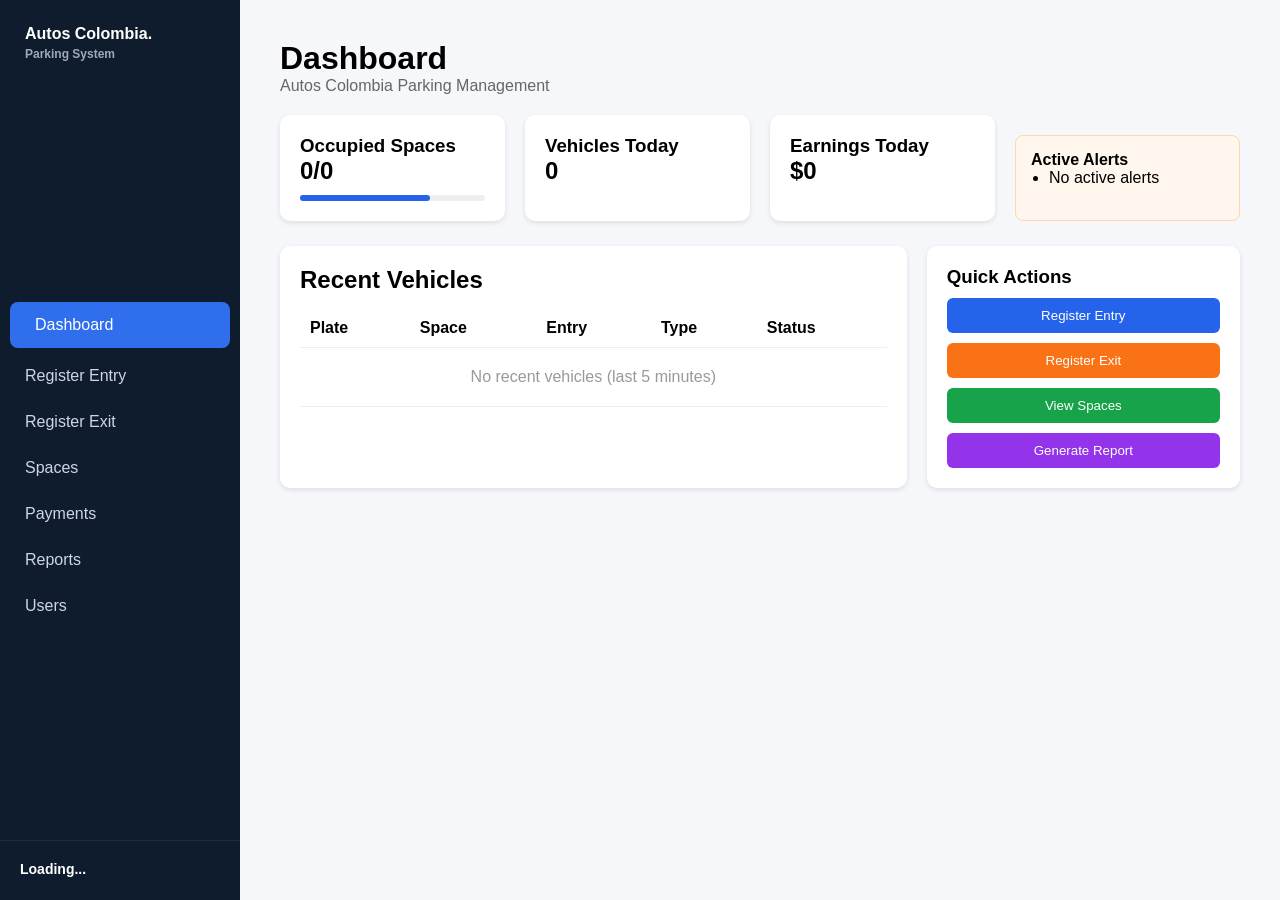
<file: HTML/dashboard.html>
<!DOCTYPE html>
<html lang="en">

<head>
    <meta charset="UTF-8">
    <title>Dashboard - Autos Colombia</title>
    <link rel="stylesheet" href="../CSS/sidebar.css">
    <link rel="stylesheet" href="../CSS/dashboard.css">
</head>

<body>
    <div class="container">
        <!-- SIDEBAR -->
        <aside class="sidebar">
            <div class="logo"> Autos Colombia.
                <p>Parking System</p>
            </div>
            <nav class="menu">
                <a href="dashboard.html" class="active" data-testid="dashboard-link">Dashboard</a>
                <a href="entry.html" data-testid="entry-link">Register Entry</a>
                <a href="registerexit.html" data-testid="exit-link">Register Exit</a>
                <a href="spaces.html" data-testid="spaces-link">Spaces</a>
                <a href="payments.html" data-testid="payments-link">Payments</a>
                <a href="reports.html" data-testid="reports-link">Reports</a>
                <a href="users.html" data-testid="users-link">Users</a>
            </nav>
            <div class="user" id="sidebarUser" onclick="openUserModal()" style="cursor:pointer"
                data-testid="user-profile">
                <strong id="sidebarName" data-testid="user-name">Loading...</strong>
                <p id="sidebarEmail" data-testid="user-email"></p>
                <p id="sidebarRole" data-testid="user-role" style="font-size:11px;color:#5a7ab5;margin-top:2px"></p>
            </div>
            <!-- USER MODAL -->
            <div id="userModal" class="user-modal-overlay" data-testid="user-modal">
                <div class="user-modal">
                    <div class="user-modal-header">
                        <div class="modal-avatar" id="modalAvatar" data-testid="modal-avatar"></div>
                        <div>
                            <p class="user-modal-name" id="modalName" data-testid="modal-name"></p>
                            <p class="user-modal-role" id="modalRole" data-testid="modal-role"></p>
                        </div>
                    </div>
                    <div class="user-modal-fields">
                        <div class="user-modal-field">
                            <span class="user-modal-label">Email</span>
                            <span class="user-modal-value" id="modalEmail" data-testid="modal-email"></span>
                        </div>
                        <div class="user-modal-field">
                            <span class="user-modal-label">Phone</span>
                            <span class="user-modal-value" id="modalPhone" data-testid="modal-phone"></span>
                        </div>
                        <div class="user-modal-field">
                            <span class="user-modal-label">Document</span>
                            <span class="user-modal-value" id="modalDocument" data-testid="modal-document"></span>
                        </div>
                    </div>
                    <div class="user-modal-buttons">
                        <button class="btn-close-modal" onclick="closeUserModal()"
                            data-testid="close-modal-btn">Close</button>
                        <button class="btn-logout" onclick="logout()" data-testid="logout-btn">Log
                            out</button>
                    </div>
                </div>
            </div>
        </aside>
        <!-- MAIN CONTENT -->
        <main class="main">
            <h1 data-testid="dashboard-title">Dashboard</h1>
            <p class="subtitle" data-testid="dashboard-subtitle">Autos Colombia Parking Management</p>
            <!-- CARDS -->
            <div class="cards">
                <div class="card" data-testid="dashboard-occupied-spaces-card">
                    <h3 data-testid="dashboard-occupied-spaces-title">Occupied Spaces</h3>
                    <p class="big" data-testid="dashboard-occupied-spaces-value">0/0</p>
                    <div class="bar">
                        <div class="fill"></div>
                    </div>
                </div>
                <div class="card" data-testid="dashboard-vehicles-today-card">
                    <h3 data-testid="dashboard-vehicles-today-title">Vehicles Today</h3>
                    <p class="big" data-testid="dashboard-vehicles-today-value">0</p>
                </div>
                <div class="card" data-testid="dashboard-earnings-today-card">
                    <h3 data-testid="dashboard-earnings-today-title">Earnings Today</h3>
                    <p class="big" data-testid="dashboard-earnings-today-value">$0</p>
                </div>
                <div class="alert-box" data-testid="dashboard-active-alerts-box">
                    <h4 data-testid="dashboard-active-alerts-title">Active Alerts</h4>
                    <ul id="alertList" data-testid="dashboard-active-alerts-list">
                        <li data-testid="dashboard-no-active-alerts">No active alerts</li>
                    </ul>
                </div>
            </div>
            <!-- CONTENT GRID -->
            <div class="content">
                <!-- TABLE -->
                <div class="table-card">
                    <div class="table-header" data-testid="dashboard-recent-vehicles-header">
                        <h2 data-testid="dashboard-recent-vehicles-title">Recent Vehicles</h2>
                    </div>
                    <table>
                        <thead>
                            <tr>
                                <th>Plate</th>
                                <th>Space</th>
                                <th>Entry</th>
                                <th>Type</th>
                                <th>Status</th>
                            </tr>
                        </thead>
                        <tbody id="vehiclesTable" data-testid="dashboard-recent-vehicles-table">
                        </tbody>
                    </table>
                </div>
                <!-- ACTIONS -->
                <div class="actions" data-testid="dashboard-quick-actions">
                    <h3 data-testid="dashboard-quick-actions-title">Quick Actions</h3>
                    <button class="btn blue" data-testid="dashboard-register-entry-btn">Register Entry</button>
                    <button class="btn orange" data-testid="dashboard-register-exit-btn">Register Exit</button>
                    <button class="btn green" data-testid="dashboard-view-spaces-btn">View Spaces</button>
                    <button class="btn purple" data-testid="dashboard-generate-report-btn">Generate Report</button>
                </div>
            </div>
        </main>
    </div>
    <script src="../JS/sidebar.js"></script>
    <script src="../JS/dashboard.js"></script>
</body>

</html>
</file>
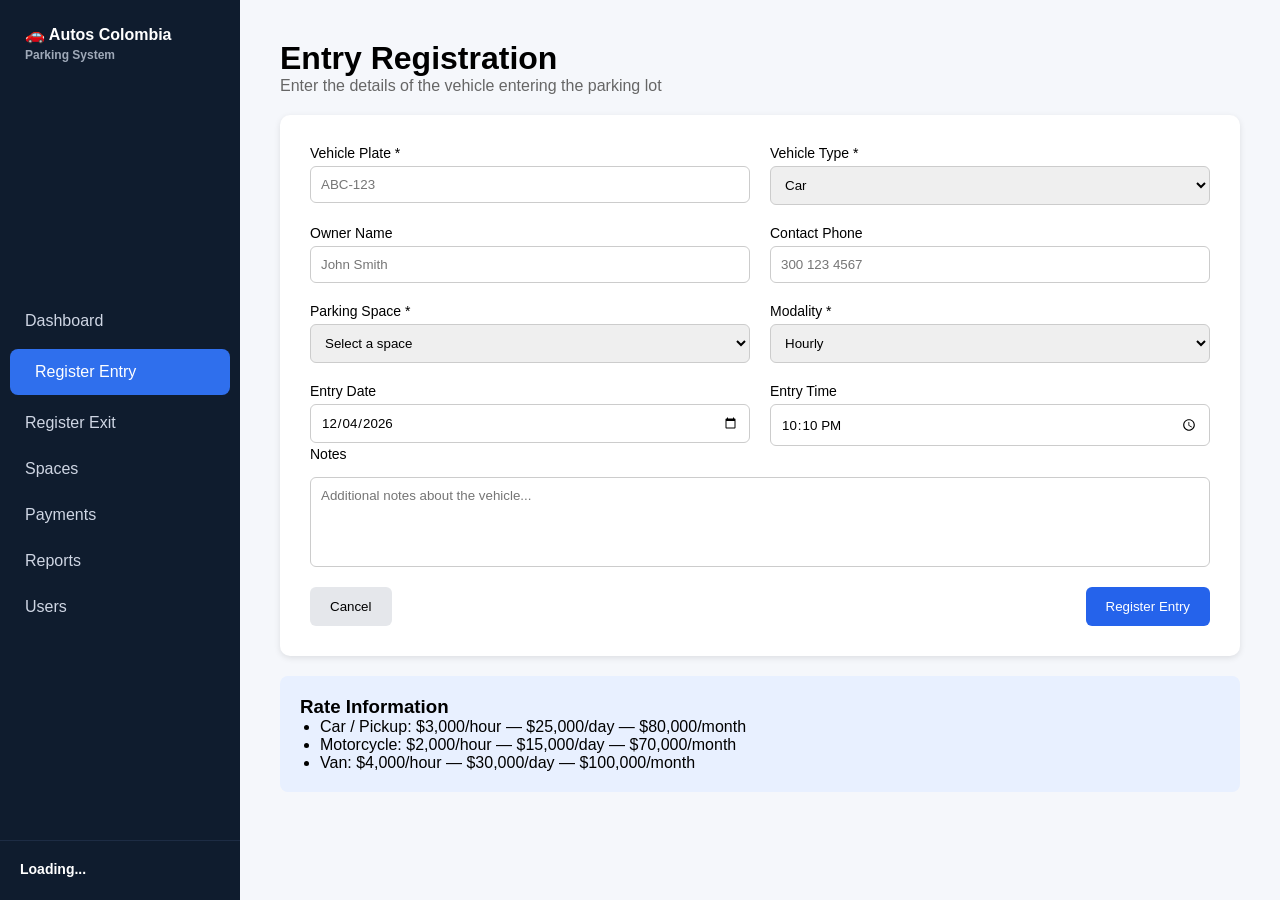
<file: HTML/entry.html>
<!DOCTYPE html>
<html lang="en">

<head>
    <meta charset="UTF-8">
    <meta name="viewport" content="width=device-width, initial-scale=1.0">
    <title>Register Entry - Autos Colombia</title>
    <link rel="stylesheet" href="../CSS/sidebar.css">
    <link rel="stylesheet" href="../CSS/entry.css">
</head>

<body>

    <div class="container">

        <!-- SIDEBAR -->
        <aside class="sidebar">

            <div class="logo">
                🚗 Autos Colombia
                <p>Parking System</p>
            </div>

            <nav class="menu">
                <a href="dashboard.html" data-testid="dashboard-link">Dashboard</a>
                <a class="active" href="entry.html" data-testid="entry-link">Register Entry</a>
                <a href="registerexit.html" data-testid="exit-link">Register Exit</a>
                <a href="spaces.html" data-testid="spaces-link">Spaces</a>
                <a href="payments.html" data-testid="payments-link">Payments</a>
                <a href="reports.html" data-testid="reports-link">Reports</a>
                <a href="users.html" data-testid="users-link">Users</a>
            </nav>

            <div class="user" id="sidebarUser" onclick="openUserModal()" style="cursor:pointer" data-testid="user-profile">
                <strong id="sidebarName" data-testid="user-name">Loading...</strong>
                <p id="sidebarEmail" data-testid="user-email"></p>
                <p id="sidebarRole" style="font-size:11px;color:#5a7ab5;margin-top:2px" data-testid="user-role"></p>
            </div>

            <!-- USER MODAL -->
            <div id="userModal" class="user-modal-overlay" data-testid="user-modal">
                <div class="user-modal">
                    <div class="user-modal-header">
                        <div class="modal-avatar" id="modalAvatar" data-testid="modal-avatar"></div>
                        <div>
                            <p class="user-modal-name" id="modalName" data-testid="modal-name"></p>
                            <p class="user-modal-role" id="modalRole" data-testid="modal-role"></p>
                        </div>
                    </div>
                    <div class="user-modal-fields">
                        <div class="user-modal-field">
                            <span class="user-modal-label">Email</span>
                            <span class="user-modal-value" id="modalEmail" data-testid="modal-email"></span>
                        </div>
                        <div class="user-modal-field">
                            <span class="user-modal-label">Phone</span>
                            <span class="user-modal-value" id="modalPhone" data-testid="modal-phone"></span>
                        </div>
                        <div class="user-modal-field">
                            <span class="user-modal-label">Document</span>
                            <span class="user-modal-value" id="modalDocument" data-testid="modal-document"></span>
                        </div>
                    </div>
                    <div class="user-modal-buttons">
                        <button class="btn-close-modal" onclick="closeUserModal()" data-testid="close-modal-btn">Close</button>
                        <button class="btn-logout" onclick="logout()" data-testid="logout-btn">Log out</button>
                    </div>
                </div>
            </div>

        </aside>


        <!-- MAIN -->
        <main class="main">

            <h1 data-testid="entry-title">Entry Registration</h1>
            <p class="subtitle">Enter the details of the vehicle entering the parking lot</p>

            <div class="card">

                <form id="entryForm" data-testid="entry-form">

                    <div class="grid">

                        <div id="monthlyNotice" class="monthly-notice" style="display:none; grid-column: 1 / -1;" data-testid="entry-monthly-notice"></div>

                        <div class="form-group">
                            <label>Vehicle Plate *</label>
                            <input type="text" id="plate" placeholder="ABC-123" required data-testid="entry-plate-input">
                        </div>

                        <div class="form-group">
                            <label>Vehicle Type *</label>
                            <select id="type" onchange="updateSpots()" data-testid="entry-type-select">
                                <option value="Car">Car</option>
                                <option value="Motorcycle">Motorcycle</option>
                                <option value="Pickup">Pickup</option>
                                <option value="Van">Van</option>
                            </select>
                        </div>

                        <div class="form-group">
                            <label>Owner Name</label>
                            <input type="text" id="owner" placeholder="John Smith" data-testid="entry-owner-input">
                        </div>

                        <div class="form-group">
                            <label>Contact Phone</label>
                            <input type="text" id="phone" placeholder="300 123 4567" data-testid="entry-phone-input">
                        </div>

                        <div class="form-group">
                            <label>Parking Space *</label>
                            <select id="space" data-testid="entry-space-select">
                                <option value="">Loading spaces...</option>
                            </select>
                        </div>

                        <div class="form-group">
                            <label>Modality *</label>
                            <select id="modality" data-testid="entry-modality-select">
                                <option value="hour">Hourly</option>
                                <option value="day">Daily</option>
                                <option value="monthly">Monthly</option>
                            </select>
                        </div>

                        <div class="form-group">
                            <label>Entry Date</label>
                            <input type="date" id="date" data-testid="entry-date-input">
                        </div>

                        <div class="form-group">
                            <label>Entry Time</label>
                            <input type="time" id="time" data-testid="entry-time-input">
                        </div>

                    </div>

                    <div class="form-group">
                        <label>Notes</label>
                        <textarea id="notes" placeholder="Additional notes about the vehicle..." data-testid="entry-notes-input"></textarea>
                    </div>

                    <div class="buttons">
                        <button type="button" class="btn cancel" onclick="window.location.href='dashboard.html'" data-testid="entry-cancel-btn">Cancel</button>
                        <button type="submit" class="btn primary" data-testid="entry-submit-btn">Register Entry</button>
                    </div>

                </form>

            </div>

            <div class="rates" data-testid="entry-rates-info">
                <h3>Rate Information</h3>
                <ul>
                    <li>Car / Pickup: $3,000/hour — $25,000/day — $80,000/month</li>
                    <li>Motorcycle: $2,000/hour — $15,000/day — $70,000/month</li>
                    <li>Van: $4,000/hour — $30,000/day — $100,000/month</li>
                </ul>
            </div>

        </main>

    </div>

    <script src="../JS/sidebar.js"></script>
    <script src="../JS/entry.js"></script>

</body>
</html>
</file>
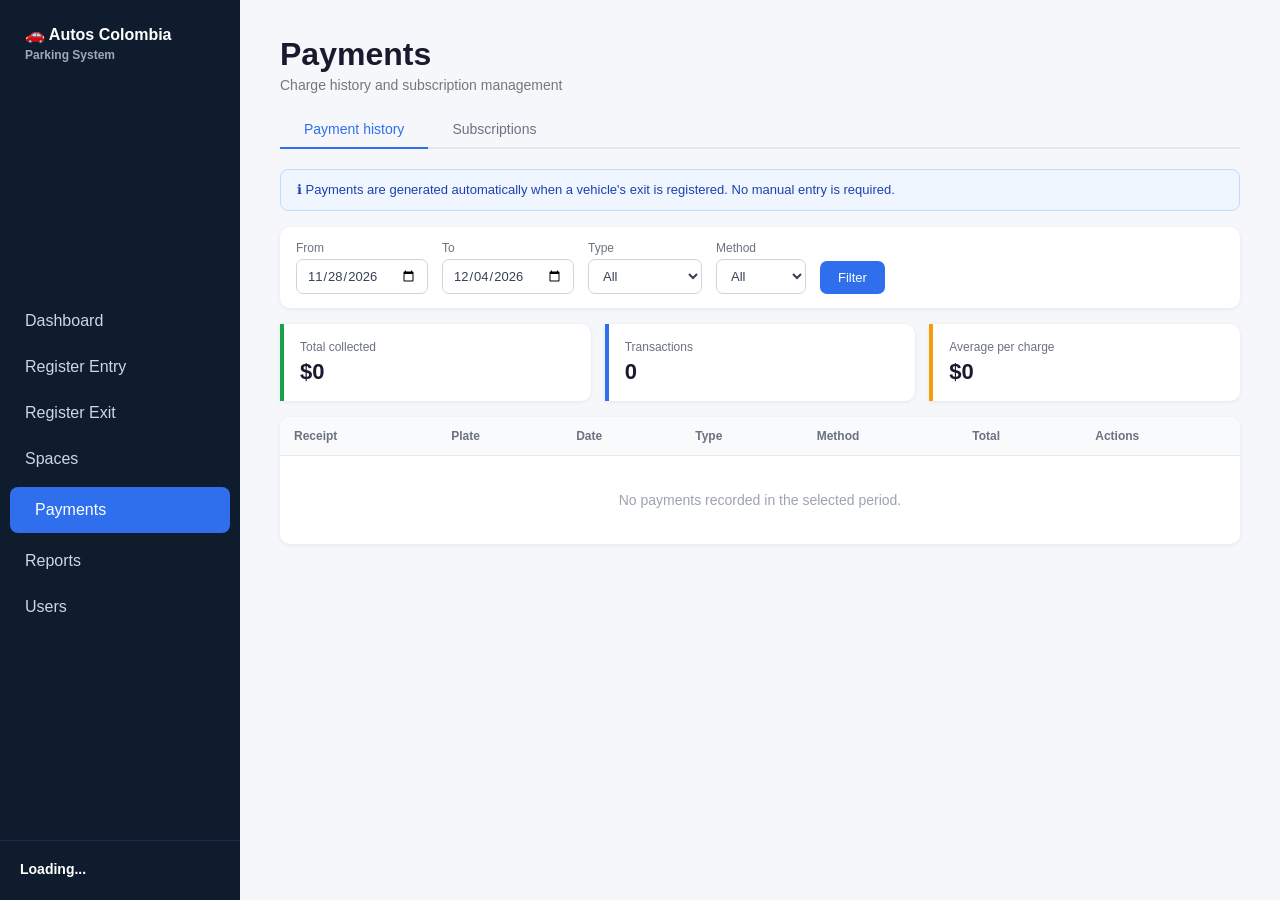
<file: HTML/payments.html>
<!DOCTYPE html>
<html lang="en">

<head>
    <meta charset="UTF-8">
    <meta name="viewport" content="width=device-width, initial-scale=1.0">
    <title>Payments - Autos Colombia</title>
    <link rel="stylesheet" href="../CSS/sidebar.css">
    <link rel="stylesheet" href="../CSS/payments.css">
</head>

<body>

    <div class="container">

        <!-- SIDEBAR -->
        <aside class="sidebar">
            <div class="logo">
                🚗 Autos Colombia
                <p>Parking System</p>
            </div>
            <nav class="menu">
                <a href="dashboard.html" data-testid="dashboard-link">Dashboard</a>
                <a href="entry.html" data-testid="entry-link">Register Entry</a>
                <a href="registerexit.html" data-testid="exit-link">Register Exit</a>
                <a href="spaces.html" data-testid="spaces-link">Spaces</a>
                <a class="active" href="payments.html" data-testid="payments-link">Payments</a>
                <a href="reports.html" data-testid="reports-link">Reports</a>
                <a href="users.html" data-testid="users-link">Users</a>
            </nav>
            <div class="user" id="sidebarUser" onclick="openUserModal()" style="cursor:pointer" data-testid="user-profile">
                <strong id="sidebarName" data-testid="user-name">Loading...</strong>
                <p id="sidebarEmail" data-testid="user-email"></p>
                <p id="sidebarRole" style="font-size:11px;color:#5a7ab5;margin-top:2px" data-testid="user-role"></p>
            </div>

            <!-- USER MODAL -->
            <div id="userModal" class="user-modal-overlay" data-testid="user-modal">
                <div class="user-modal">
                    <div class="user-modal-header">
                        <div class="modal-avatar" id="modalAvatar" data-testid="modal-avatar"></div>
                        <div>
                            <p class="user-modal-name" id="modalName" data-testid="modal-name"></p>
                            <p class="user-modal-role" id="modalRole" data-testid="modal-role"></p>
                        </div>
                    </div>
                    <div class="user-modal-fields">
                        <div class="user-modal-field">
                            <span class="user-modal-label">Email</span>
                            <span class="user-modal-value" id="modalEmail" data-testid="modal-email"></span>
                        </div>
                        <div class="user-modal-field">
                            <span class="user-modal-label">Phone</span>
                            <span class="user-modal-value" id="modalPhone" data-testid="modal-phone"></span>
                        </div>
                        <div class="user-modal-field">
                            <span class="user-modal-label">Document</span>
                            <span class="user-modal-value" id="modalDocument" data-testid="modal-document"></span>
                        </div>
                    </div>
                    <div class="user-modal-buttons">
                        <button class="btn-close-modal" onclick="closeUserModal()" data-testid="close-modal-btn">Close</button>
                        <button class="btn-logout" onclick="logout()" data-testid="logout-btn">Log out</button>
                    </div>
                </div>
            </div>
        </aside>


        <!-- MAIN -->
        <main class="main">

            <h1 data-testid="payments-title">Payments</h1>
            <p class="subtitle">Charge history and subscription management</p>

            <!-- TABS -->
            <div class="tabs-bar">
                <button class="tab active" id="tabHistory" onclick="switchTab('history')" data-testid="payments-history-tab">
                    Payment history
                </button>
                <button class="tab" id="tabSubscriptions" onclick="switchTab('subscriptions')" data-testid="payments-subscriptions-tab">
                    Subscriptions
                </button>
            </div>


            <!-- ═══════════════════════════════════════════════════
                 TAB 1 — PAYMENT HISTORY
            ════════════════════════════════════════════════════ -->
            <div id="historyView" data-testid="payments-history-view">

                <!-- Info note -->
                <div class="info-note">
                    ℹ Payments are generated automatically when a vehicle's exit is registered.
                    No manual entry is required.
                </div>

                <!-- Filters -->
                <div class="filters-bar">
                    <div class="filter-group">
                        <label>From</label>
                        <input type="date" id="hFrom" data-testid="payments-from-input">
                    </div>
                    <div class="filter-group">
                        <label>To</label>
                        <input type="date" id="hTo" data-testid="payments-to-input">
                    </div>
                    <div class="filter-group">
                        <label>Type</label>
                        <select id="hType" data-testid="payments-type-select">
                            <option value="">All</option>
                            <option value="time">By time</option>
                            <option value="monthly">Subscription</option>
                        </select>
                    </div>
                    <div class="filter-group">
                        <label>Method</label>
                        <select id="hMethod" data-testid="payments-method-select">
                            <option value="">All</option>
                            <option value="Cash">Cash</option>
                            <option value="Transfer">Transfer</option>
                            <option value="Card">Card</option>
                        </select>
                    </div>
                    <button class="btn-filter" onclick="applyHistoryFilters()" data-testid="payments-filter-btn">Filter</button>
                </div>

                <!-- Summary cards -->
                <div class="stats-grid">
                    <div class="stat-card income">
                        <p>Total collected</p>
                        <h2 id="statTotal" data-testid="payments-total-value">$0</h2>
                    </div>
                    <div class="stat-card transaction">
                        <p>Transactions</p>
                        <h2 id="statCount" data-testid="payments-count-value">0</h2>
                    </div>
                    <div class="stat-card average">
                        <p>Average per charge</p>
                        <h2 id="statAverage" data-testid="payments-average-value">$0</h2>
                    </div>
                </div>

                <!-- Table -->
                <div class="table-card">
                    <table>
                        <thead>
                            <tr>
                                <th>Receipt</th>
                                <th>Plate</th>
                                <th>Date</th>
                                <th>Type</th>
                                <th>Method</th>
                                <th>Total</th>
                                <th>Actions</th>
                            </tr>
                        </thead>
                        <tbody id="historyTable" data-testid="payments-history-table">
                        </tbody>
                    </table>
                    <p id="noPayments" class="no-results" style="display:none" data-testid="payments-empty-message">
                        No payments recorded in the selected period.
                    </p>
                </div>

            </div><!-- /historyView -->


            <!-- ═══════════════════════════════════════════════════
                 TAB 2 — SUBSCRIPTIONS
            ════════════════════════════════════════════════════ -->
            <div id="subscriptionsView" style="display:none" data-testid="payments-subscriptions-view">

                <!-- Summary cards -->
                <div class="stats-grid">
                    <div class="stat-card active">
                        <p>Active</p>
                        <h2 id="sStatActive" data-testid="subscriptions-active-value">0</h2>
                    </div>
                    <div class="stat-card upcoming">
                        <p>Expiring soon</p>
                        <h2 id="sStatUpcoming" data-testid="subscriptions-upcoming-value">0</h2>
                    </div>
                    <div class="stat-card expired">
                        <p>Expired</p>
                        <h2 id="sStatExpired" data-testid="subscriptions-expired-value">0</h2>
                    </div>
                </div>

                <!-- Expired alert -->
                <div id="expiredAlert" class="expired-alert" style="display:none" data-testid="subscriptions-expired-alert"></div>

                <!-- Subscriptions top bar -->
                <div class="top-bar-subs">
                    <input type="text" id="subSearch" placeholder="Search by plate or owner..."
                        oninput="filterSubscriptions()" data-testid="subscriptions-search-input">
                    <button class="btn-primary" onclick="openNewSubscriptionModal()" data-testid="subscriptions-new-btn">+ New Subscription</button>
                </div>

                <!-- Table -->
                <div class="table-card">
                    <table>
                        <thead>
                            <tr>
                                <th>Plate</th>
                                <th>Owner</th>
                                <th>Type</th>
                                <th>Expiration</th>
                                <th>Status</th>
                                <th>Actions</th>
                            </tr>
                        </thead>
                        <tbody id="subscriptionsTable" data-testid="subscriptions-table">
                        </tbody>
                    </table>
                    <p id="noSubscriptions" class="no-results" style="display:none" data-testid="subscriptions-empty-message">
                        No subscriptions registered.
                    </p>
                </div>

            </div><!-- /subscriptionsView -->


            <!-- ═══════════════════════════════════════════════════
                 PAYMENT RECEIPT MODAL
            ════════════════════════════════════════════════════ -->
            <div id="receiptModal" class="receipt-overlay" style="display:none" data-testid="payments-receipt-modal">
                <div class="receipt-card">
                    <div class="receipt-header">
                        <div class="receipt-title">🚗 Autos Colombia</div>
                        <div class="receipt-subtitle">Parking System — Payment Receipt</div>
                    </div>
                    <div class="receipt-num" id="receiptNumber" data-testid="payments-receipt-number"></div>
                    <div class="receipt-body">
                        <div class="receipt-check">✓</div>
                        <div class="receipt-plate-wrap">
                            <span class="receipt-plate" id="recPlate" data-testid="payments-receipt-plate"></span>
                            <span class="receipt-sub"   id="recTypeSpace" data-testid="payments-receipt-type-space"></span>
                        </div>
                        <div class="receipt-rows" id="receiptRows" data-testid="payments-receipt-rows"></div>
                        <div class="receipt-total" id="receiptTotal" data-testid="payments-receipt-total"></div>
                    </div>
                    <div class="receipt-footer">
                        <button onclick="window.print()" data-testid="payments-receipt-print-btn">🖨 Print</button>
                        <button class="btn-close-receipt" onclick="closeReceipt()" data-testid="payments-receipt-close-btn">Close</button>
                    </div>
                </div>
            </div>


            <!-- ═══════════════════════════════════════════════════
                 NEW / RENEW SUBSCRIPTION MODAL
            ════════════════════════════════════════════════════ -->
            <div id="subscriptionModal" class="modal-overlay" style="display:none" data-testid="subscription-modal">
                <div class="modal">
                    <h3 id="subModalTitle" data-testid="subscription-modal-title">New Subscription</h3>

                    <div class="form-group">
                        <label>Vehicle plate *</label>
                        <input type="text" id="subPlate" placeholder="ABC-123" data-testid="subscription-plate-input">
                    </div>
                    <div class="form-group">
                        <label>Owner *</label>
                        <input type="text" id="subOwner" placeholder="Full name" data-testid="subscription-owner-input">
                    </div>
                    <div class="form-group">
                        <label>Vehicle type *</label>
                        <select id="subType" data-testid="subscription-type-select">
                            <option value="Car">Car — $80,000/month</option>
                            <option value="Motorcycle">Motorcycle — $70,000/month</option>
                            <option value="Pickup">Pickup — $80,000/month</option>
                            <option value="Van">Van — $100,000/month</option>
                        </select>
                    </div>
                    <div class="form-group">
                        <label>Payment method *</label>
                        <select id="subMethod" data-testid="subscription-method-select">
                            <option value="Cash">Cash</option>
                            <option value="Transfer">Transfer</option>
                            <option value="Card">Card</option>
                        </select>
                    </div>

                    <div class="modal-buttons">
                        <button class="btn-cancel" onclick="closeSubscriptionModal()" data-testid="subscription-cancel-btn">Cancel</button>
                        <button class="btn-primary" onclick="saveSubscription()" data-testid="subscription-save-btn">Save</button>
                    </div>
                </div>
            </div>

        </main>

    </div>

    <script src="../JS/sidebar.js"></script>
    <script src="../JS/payments.js"></script>

</body>

</html>
</file>
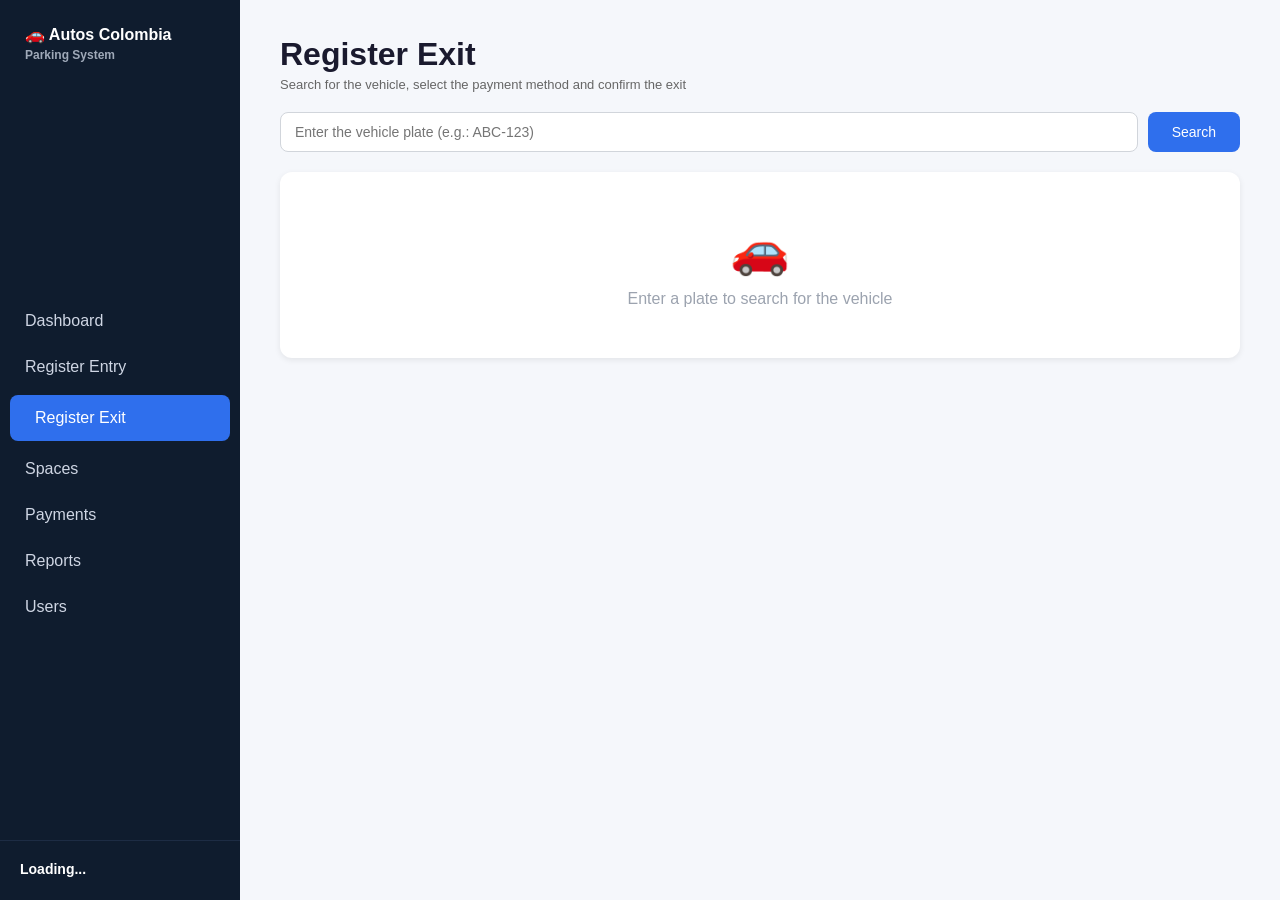
<file: HTML/registerexit.html>
<!DOCTYPE html>
<html lang="en">

<head>
    <meta charset="UTF-8">
    <meta name="viewport" content="width=device-width, initial-scale=1.0">
    <title>Register Exit - Autos Colombia</title>
    <link rel="stylesheet" href="../CSS/sidebar.css">
    <link rel="stylesheet" href="../CSS/registerexit.css">
</head>

<body>

    <div class="container">

        <!-- SIDEBAR -->
        <aside class="sidebar">
            <div class="logo">
                🚗 Autos Colombia
                <p>Parking System</p>
            </div>
            <nav class="menu">
                <a href="dashboard.html" data-testid="dashboard-link">Dashboard</a>
                <a href="entry.html" data-testid="entry-link">Register Entry</a>
                <a class="active" href="registerexit.html" data-testid="exit-link">Register Exit</a>
                <a href="spaces.html" data-testid="spaces-link">Spaces</a>
                <a href="payments.html" data-testid="payments-link">Payments</a>
                <a href="reports.html" data-testid="reports-link">Reports</a>
                <a href="users.html" data-testid="users-link">Users</a>
            </nav>
            <div class="user" id="sidebarUser" onclick="openUserModal()" style="cursor:pointer" data-testid="user-profile">
                <strong id="sidebarName" data-testid="user-name">Loading...</strong>
                <p id="sidebarEmail" data-testid="user-email"></p>
                <p id="sidebarRole" style="font-size:11px;color:#5a7ab5;margin-top:2px" data-testid="user-role"></p>
            </div>

            <!-- USER MODAL -->
            <div id="userModal" class="user-modal-overlay" data-testid="user-modal">
                <div class="user-modal">
                    <div class="user-modal-header">
                        <div class="modal-avatar" id="modalAvatar" data-testid="modal-avatar"></div>
                        <div>
                            <p class="user-modal-name" id="modalName" data-testid="modal-name"></p>
                            <p class="user-modal-role" id="modalRole" data-testid="modal-role"></p>
                        </div>
                    </div>
                    <div class="user-modal-fields">
                        <div class="user-modal-field">
                            <span class="user-modal-label">Email</span>
                            <span class="user-modal-value" id="modalEmail" data-testid="modal-email"></span>
                        </div>
                        <div class="user-modal-field">
                            <span class="user-modal-label">Phone</span>
                            <span class="user-modal-value" id="modalPhone" data-testid="modal-phone"></span>
                        </div>
                        <div class="user-modal-field">
                            <span class="user-modal-label">Document</span>
                            <span class="user-modal-value" id="modalDocument" data-testid="modal-document"></span>
                        </div>
                    </div>
                    <div class="user-modal-buttons">
                        <button class="btn-close-modal" onclick="closeUserModal()" data-testid="close-modal-btn">Close</button>
                        <button class="btn-logout" onclick="logout()" data-testid="logout-btn">Log out</button>
                    </div>
                </div>
            </div>
        </aside>


        <!-- CONTENT -->
        <main class="main">

            <h1 data-testid="exit-title">Register Exit</h1>
            <p class="subtitle">Search for the vehicle, select the payment method and confirm the exit</p>

            <!-- SEARCH BOX -->
            <div class="search-box">
                <input type="text" id="plate" placeholder="Enter the vehicle plate (e.g.: ABC-123)" data-testid="exit-plate-input"/>
                <button onclick="searchVehicle()" data-testid="exit-search-btn">Search</button>
            </div>

            <!-- EMPTY MESSAGE -->
            <div class="result" id="placeholder" data-testid="exit-placeholder">
                <div class="car-icon">🚗</div>
                <p>Enter a plate to search for the vehicle</p>
            </div>

            <!-- NOT FOUND -->
            <div class="result result-error" id="notFound" style="display:none" data-testid="exit-not-found">
                <div class="car-icon">❌</div>
                <p id="notFoundMsg" data-testid="exit-not-found-message"></p>
            </div>

            <!-- VEHICLE INFORMATION -->
            <div class="vehicle-card" id="info" style="display:none" data-testid="exit-vehicle-card">

                <div class="vehicle-header">
                    <h2 id="vPlate" data-testid="exit-vehicle-plate"></h2>
                    <span class="badge-type" id="vType" data-testid="exit-vehicle-type"></span>
                </div>

                <div class="vehicle-grid">

                    <div class="vehicle-field">
                        <span class="field-label">Space</span>
                        <span class="field-value" id="vSpace" data-testid="exit-vehicle-space"></span>
                    </div>

                    <div class="vehicle-field">
                        <span class="field-label">Modality</span>
                        <span class="field-value" id="vModality" data-testid="exit-vehicle-modality"></span>
                    </div>

                    <div class="vehicle-field">
                        <span class="field-label">Entry time</span>
                        <span class="field-value" id="vEntry" data-testid="exit-vehicle-entry"></span>
                    </div>

                    <div class="vehicle-field">
                        <span class="field-label">Exit time</span>
                        <span class="field-value" id="vExit" data-testid="exit-vehicle-exit"></span>
                    </div>

                    <div class="vehicle-field">
                        <span class="field-label">Total time</span>
                        <span class="field-value" id="vDuration" data-testid="exit-vehicle-duration"></span>
                    </div>

                    <div class="vehicle-field">
                        <span class="field-label">Charge detail</span>
                        <span class="field-value" id="vDetail" data-testid="exit-vehicle-detail"></span>
                    </div>

                </div>

                <!-- REGULAR CHARGE -->
                <div id="chargeSection" class="charge-box" data-testid="exit-charge-section">
                    <div class="charge-label">Total to pay</div>
                    <div class="charge-value" id="vPayment" data-testid="exit-total-value"></div>

                    <!-- PAYMENT METHOD — only visible on regular charge -->
                    <div class="payment-method-section">
                        <div class="method-label">Payment method</div>
                        <div class="method-options">
                            <button class="btn-method active" data-method="Cash"     onclick="selectMethod(this)" data-testid="exit-method-cash-btn">💵 Cash</button>
                            <button class="btn-method"        data-method="Transfer" onclick="selectMethod(this)" data-testid="exit-method-transfer-btn">🏦 Transfer</button>
                            <button class="btn-method"        data-method="Card"     onclick="selectMethod(this)" data-testid="exit-method-card-btn">💳 Card</button>
                        </div>
                    </div>
                </div>

                <!-- MONTHLY: no charge -->
                <div id="monthlySection" class="monthly-box" style="display:none" data-testid="exit-monthly-section">
                    <div class="monthly-icon">ℹ️</div>
                    <div>
                        <strong>Customer with active subscription</strong>
                        <p>This vehicle has a valid monthly contract. No additional charge is made for the exit.</p>
                    </div>
                </div>

                <!-- AUTOMATIC FLOW NOTE -->
                <div class="flow-note">
                    ✓ On confirmation: the exit is registered, the spot is freed and the payment becomes available in
                    <strong>Payments → History</strong> automatically.
                </div>

                <button class="exit-btn" onclick="registerExit()" data-testid="exit-confirm-btn">
                    Confirm Exit and Payment
                </button>

            </div>

        </main>

    </div>

    <!-- RECEIPT MODAL —-->
    <div id="receiptModal" class="receipt-overlay" style="display:none" data-testid="exit-receipt-modal">
        <div class="receipt-card">
            <div class="receipt-header">
                <div class="receipt-title">🚗 Autos Colombia</div>
                <div class="receipt-subtitle">Parking System — Payment Receipt</div>
            </div>
            <div class="receipt-num" id="receiptNumber" data-testid="exit-receipt-number"></div>
            <div class="receipt-body">
                <div class="receipt-check">✓</div>
                <div class="receipt-plate-wrap">
                    <span class="receipt-plate" id="recPlate" data-testid="exit-receipt-plate"></span>
                    <span class="receipt-sub" id="recTypeSpace" data-testid="exit-receipt-type-space"></span>
                </div>
                <div class="receipt-rows" id="receiptRows" data-testid="exit-receipt-rows"></div>
                <div class="receipt-total" id="receiptTotal" data-testid="exit-receipt-total"></div>
            </div>
            <div class="receipt-footer">
                <button onclick="window.print()" data-testid="exit-receipt-print-btn">🖨 Print</button>
                <button class="btn-close-receipt" onclick="closeReceipt()" data-testid="exit-receipt-close-btn">Close</button>
            </div>
        </div>
    </div>

    <script src="../JS/sidebar.js"></script>
    <script src="../JS/registerexit.js"></script>

</body>

</html>
</file>
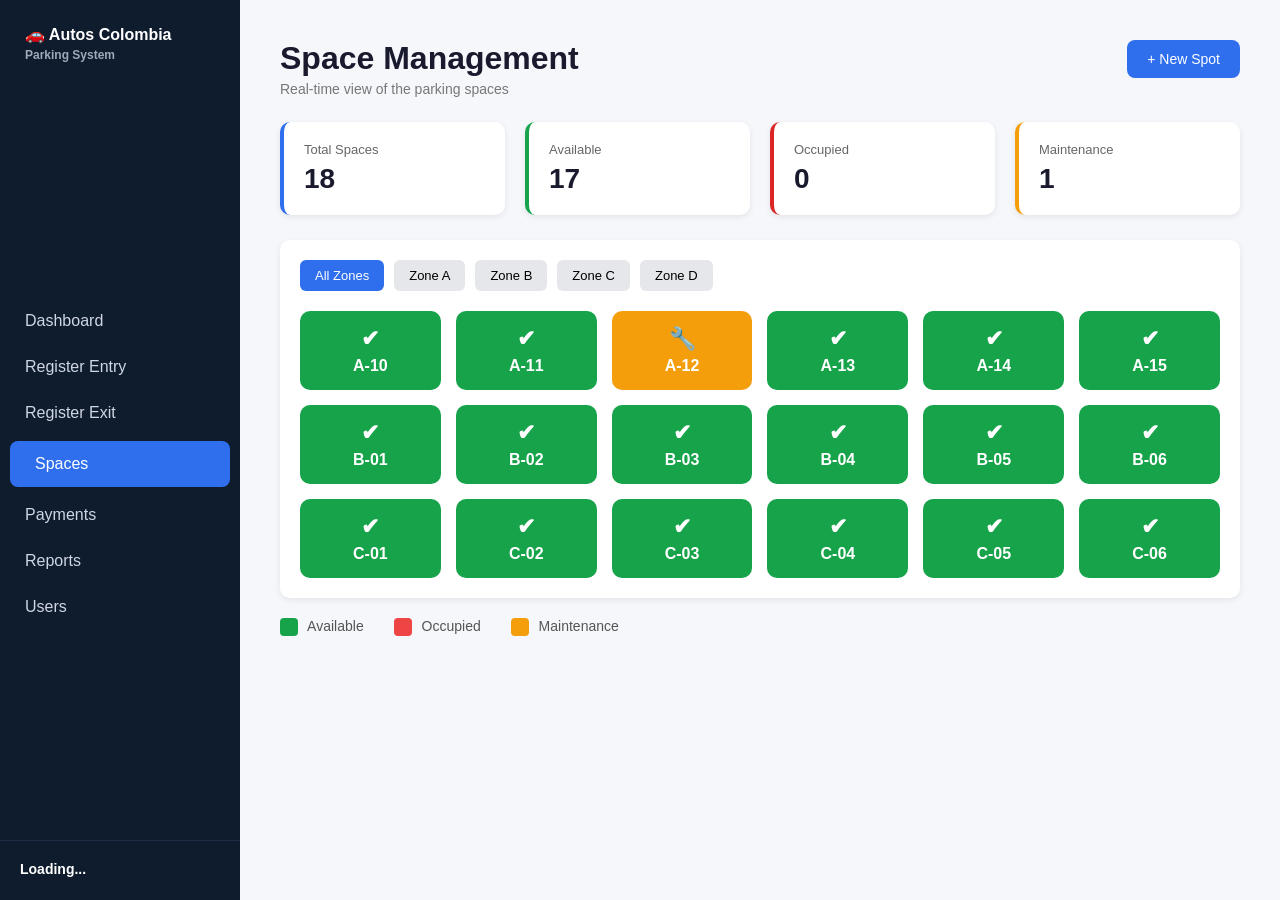
<file: HTML/spaces.html>
<!DOCTYPE html>
<html lang="en">

<head>
    <meta charset="UTF-8">
    <meta name="viewport" content="width=device-width, initial-scale=1.0">
    <title>Space Management - Autos Colombia</title>
    <link rel="stylesheet" href="../CSS/sidebar.css">
    <link rel="stylesheet" href="../CSS/spaces.css">
</head>

<body>

    <!-- SIDEBAR -->
    <aside class="sidebar">

        <div class="logo">
            🚗 Autos Colombia
            <p>Parking System</p>
        </div>

        <nav class="menu">
            <a href="dashboard.html" data-testid="dashboard-link">Dashboard</a>
            <a href="entry.html" data-testid="entry-link">Register Entry</a>
            <a href="registerexit.html" data-testid="exit-link">Register Exit</a>
            <a class="active" href="spaces.html" data-testid="spaces-link">Spaces</a>
            <a href="payments.html" data-testid="payments-link">Payments</a>
                <a href="reports.html" data-testid="reports-link">Reports</a>
            <a href="users.html" data-testid="users-link">Users</a>
        </nav>

        <div class="user" id="sidebarUser" onclick="openUserModal()" style="cursor:pointer" data-testid="user-profile">
            <strong id="sidebarName" data-testid="user-name">Loading...</strong>
            <p id="sidebarEmail" data-testid="user-email"></p>
            <p id="sidebarRole" style="font-size:11px;color:#5a7ab5;margin-top:2px" data-testid="user-role"></p>
        </div>

    </aside>

    <!-- USER MODAL -->
    <div id="userModal" class="user-modal-overlay" data-testid="user-modal">
        <div class="user-modal">
            <div class="user-modal-header">
                <div class="modal-avatar" id="modalAvatar" data-testid="modal-avatar"></div>
                <div>
                    <p class="user-modal-name" id="modalName" data-testid="modal-name"></p>
                    <p class="user-modal-role" id="modalRole" data-testid="modal-role"></p>
                </div>
            </div>
            <div class="user-modal-fields">
                <div class="user-modal-field">
                    <span class="user-modal-label">Email</span>
                    <span class="user-modal-value" id="modalEmail" data-testid="modal-email"></span>
                </div>
                <div class="user-modal-field">
                    <span class="user-modal-label">Phone</span>
                    <span class="user-modal-value" id="modalPhone" data-testid="modal-phone"></span>
                </div>
                <div class="user-modal-field">
                    <span class="user-modal-label">Document</span>
                    <span class="user-modal-value" id="modalDocument" data-testid="modal-document"></span>
                </div>
            </div>
            <div class="user-modal-buttons">
                <button class="btn-close-modal" onclick="closeUserModal()" data-testid="close-modal-btn">Close</button>
                <button class="btn-logout" onclick="logout()" data-testid="logout-btn">Log out</button>
            </div>
        </div>
    </div>


    <!-- CONTENT -->
    <main class="main">

        <div class="main-header">
            <div>
                <h1 data-testid="spaces-title">Space Management</h1>
                <p class="subtitle">Real-time view of the parking spaces</p>
            </div>
            <button class="btn-primary" onclick="showSpotForm()" data-testid="spaces-new-spot-btn">+ New Spot</button>
        </div>


        <!-- SUMMARY -->
        <div class="cards">
            <div class="card total">
                <p>Total Spaces</p>
                <h2 id="total" data-testid="spaces-total-value">0</h2>
            </div>
            <div class="card available">
                <p>Available</p>
                <h2 id="available" data-testid="spaces-available-value">0</h2>
            </div>
            <div class="card occupied">
                <p>Occupied</p>
                <h2 id="occupied" data-testid="spaces-occupied-value">0</h2>
            </div>
            <div class="card maintenance">
                <p>Maintenance</p>
                <h2 id="maintenance" data-testid="spaces-maintenance-value">0</h2>
            </div>
        </div>


        <!-- SPACES GRID -->
        <div class="parking-container">

            <div class="zone-filters">
                <button class="filter active" onclick="filterZone('all', this)" data-testid="spaces-filter-all-btn">All Zones</button>
                <button class="filter" onclick="filterZone('A', this)" data-testid="spaces-filter-a-btn">Zone A</button>
                <button class="filter" onclick="filterZone('B', this)" data-testid="spaces-filter-b-btn">Zone B</button>
                <button class="filter" onclick="filterZone('C', this)" data-testid="spaces-filter-c-btn">Zone C</button>
                <button class="filter" onclick="filterZone('D', this)" data-testid="spaces-filter-d-btn">Zone D</button>
            </div>

            <div class="parking-grid" id="parkingGrid" data-testid="spaces-grid"></div>

        </div>


        <!-- LEGEND -->
        <div class="legend">
            <div><span class="box available"></span> Available</div>
            <div><span class="box occupied"></span> Occupied</div>
            <div><span class="box maintenance"></span> Maintenance</div>
        </div>


        <!-- MODAL: CHANGE STATUS -->
        <div id="statusModal" class="modal-overlay" style="display:none" data-testid="spaces-status-modal">
            <div class="modal">
                <h3>Spot <span id="modalSpotId" data-testid="spaces-modal-spot-id"></span></h3>
                <p class="modal-current-status">Current status: <span id="modalCurrentStatus" data-testid="spaces-modal-current-status"></span></p>

                <div class="status-options">
                    <button class="btn-status available" onclick="applyStatus('available')" data-testid="spaces-status-available-btn">✔ Available</button>
                    <button class="btn-status occupied" onclick="applyStatus('occupied')" data-testid="spaces-status-occupied-btn">🚗 Occupied</button>
                    <button class="btn-status maintenance" onclick="applyStatus('maintenance')" data-testid="spaces-status-maintenance-btn">🔧 Maintenance</button>
                </div>

                <p class="modal-info">Change recorded by: <strong>Administrator</strong></p>

                <div class="modal-buttons">
                    <button class="btn-cancel" onclick="closeModal()" data-testid="spaces-status-cancel-btn">Cancel</button>
                </div>
            </div>
        </div>


        <!-- MODAL: NEW SPOT -->
        <div id="newSpotModal" class="modal-overlay" style="display:none" data-testid="spaces-new-spot-modal">
            <div class="modal modal-form">
                <h3>Register New Spot</h3>

                <div class="form-group">
                    <label>Identifier *</label>
                    <input type="text" id="newId" placeholder="E.g.: D-01" data-testid="spaces-new-id-input">
                </div>

                <div class="form-group">
                    <label>Zone *</label>
                    <select id="newZone" data-testid="spaces-new-zone-select">
                        <option value="">Select a zone</option>
                        <option value="A">Zone A</option>
                        <option value="B">Zone B</option>
                        <option value="C">Zone C</option>
                        <option value="D">Zone D</option>
                    </select>
                </div>

                <div class="form-group">
                    <label>Allowed vehicle type *</label>
                    <select id="newType" data-testid="spaces-new-type-select">
                        <option value="Car">Car</option>
                        <option value="Motorcycle">Motorcycle</option>
                        <option value="Pickup">Pickup</option>
                        <option value="Van">Van</option>
                    </select>
                </div>

                <div class="form-group">
                    <label>Initial status</label>
                    <div class="radio-group">
                        <label class="radio-label">
                            <input type="radio" name="initialStatus" value="available" checked data-testid="spaces-initial-available-radio"> Available
                        </label>
                        <label class="radio-label">
                            <input type="radio" name="initialStatus" value="maintenance" data-testid="spaces-initial-maintenance-radio"> Under maintenance
                        </label>
                    </div>
                </div>

                <div class="modal-buttons">
                    <button class="btn-cancel" onclick="closeSpotModal()" data-testid="spaces-new-spot-cancel-btn">Cancel</button>
                    <button class="btn-primary" onclick="saveNewSpot()" data-testid="spaces-new-spot-save-btn">Save Spot</button>
                </div>
            </div>
        </div>

    </main>

    <script src="../JS/sidebar.js"></script>
    <script src="../JS/spaces.js"></script>

</body>
</html>
</file>
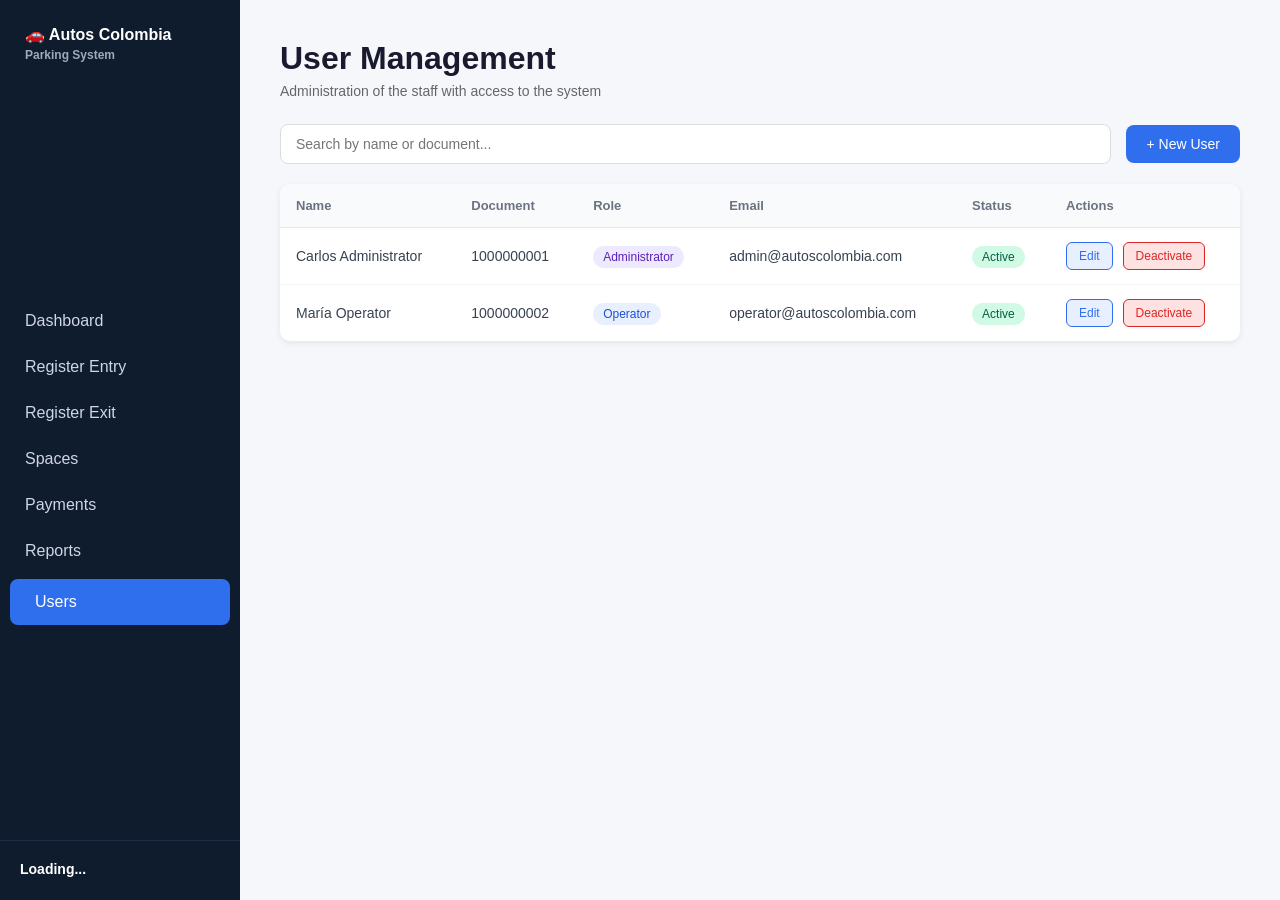
<file: HTML/users.html>
<!DOCTYPE html>
<html lang="en">

<head>
    <meta charset="UTF-8">
    <meta name="viewport" content="width=device-width, initial-scale=1.0">
    <title>User Management - Autos Colombia</title>
    <link rel="stylesheet" href="../CSS/sidebar.css">
    <link rel="stylesheet" href="../CSS/users.css">
</head>

<body>

    <div class="container">

        <!-- SIDEBAR -->
        <aside class="sidebar">

            <div class="logo">
                🚗 Autos Colombia
                <p>Parking System</p>
            </div>

            <nav class="menu">
                <a href="dashboard.html" data-testid="dashboard-link">Dashboard</a>
                <a href="entry.html" data-testid="entry-link">Register Entry</a>
                <a href="registerexit.html" data-testid="exit-link">Register Exit</a>
                <a href="spaces.html" data-testid="spaces-link">Spaces</a>
                <a href="payments.html" data-testid="payments-link">Payments</a>
                <a href="reports.html" data-testid="reports-link">Reports</a>
                <a class="active" href="users.html" data-testid="users-link">Users</a>
            </nav>

            <div class="user" id="sidebarUser" onclick="openUserModal()" style="cursor:pointer" data-testid="user-profile">
                <strong id="sidebarName" data-testid="user-name">Loading...</strong>
                <p id="sidebarEmail" data-testid="user-email"></p>
                <p id="sidebarRole" style="font-size:11px;color:#5a7ab5;margin-top:2px" data-testid="user-role"></p>
            </div>

            <!-- USER MODAL -->
            <div id="userModal" class="user-modal-overlay" data-testid="user-modal">
                <div class="user-modal">
                    <div class="user-modal-header">
                        <div class="modal-avatar" id="modalAvatar" data-testid="modal-avatar"></div>
                        <div>
                            <p class="user-modal-name" id="modalName" data-testid="modal-name"></p>
                            <p class="user-modal-role" id="modalRole" data-testid="modal-role"></p>
                        </div>
                    </div>
                    <div class="user-modal-fields">
                        <div class="user-modal-field">
                            <span class="user-modal-label">Email</span>
                            <span class="user-modal-value" id="modalEmail" data-testid="modal-email"></span>
                        </div>
                        <div class="user-modal-field">
                            <span class="user-modal-label">Phone</span>
                            <span class="user-modal-value" id="modalPhone" data-testid="modal-phone"></span>
                        </div>
                        <div class="user-modal-field">
                            <span class="user-modal-label">Document</span>
                            <span class="user-modal-value" id="modalDocument" data-testid="modal-document"></span>
                        </div>
                    </div>
                    <div class="user-modal-buttons">
                        <button class="btn-close-modal" onclick="closeUserModal()" data-testid="close-modal-btn">Close</button>
                        <button class="btn-logout" onclick="logout()" data-testid="logout-btn">Log out</button>
                    </div>
                </div>
            </div>

        </aside>


        <!-- MAIN -->
        <main class="main">

            <!-- VIEW: LIST -->
            <div id="listView" data-testid="users-list-view">

                <h1 data-testid="users-title">User Management</h1>
                <p class="subtitle">Administration of the staff with access to the system</p>

                <!-- TOP BAR -->
                <div class="top-bar">
                    <input type="text" id="search" placeholder="Search by name or document..." oninput="filterUsers()" data-testid="users-search-input">
                    <button class="btn-primary" onclick="showForm()" data-testid="users-new-btn">+ New User</button>
                </div>

                <!-- TABLE -->
                <div class="table-card">
                    <table>
                        <thead>
                            <tr>
                                <th>Name</th>
                                <th>Document</th>
                                <th>Role</th>
                                <th>Email</th>
                                <th>Status</th>
                                <th>Actions</th>
                            </tr>
                        </thead>
                        <tbody id="usersTable" data-testid="users-table">
                        </tbody>
                    </table>
                    <p id="noResults" class="no-results" style="display:none" data-testid="users-empty-message">No users found.</p>
                </div>

            </div>


            <!-- VIEW: FORM -->
            <div id="formView" style="display:none" data-testid="users-form-view">

                <a class="back" onclick="showList()" data-testid="users-back-link">← Back to list</a>

                <h1 id="formTitle" data-testid="users-form-title">Register User</h1>
                <p class="subtitle" id="formSubtitle" data-testid="users-form-subtitle">Fill in the details of the new system user</p>

                <div class="card">

                    <div class="grid">

                        <div class="form-group">
                            <label>Full name *</label>
                            <input type="text" id="name" placeholder="John Smith" data-testid="users-name-input">
                        </div>

                        <div class="form-group">
                            <label>Document number *</label>
                            <input type="text" id="document" placeholder="1234567890" data-testid="users-document-input">
                        </div>

                        <div class="form-group">
                            <label>Email address *</label>
                            <input type="email" id="email" placeholder="user@email.com" data-testid="users-email-input">
                        </div>

                        <div class="form-group">
                            <label>Contact phone</label>
                            <input type="text" id="phone" placeholder="300 123 4567" data-testid="users-phone-input">
                        </div>

                        <div class="form-group">
                            <label>Role *</label>
                            <select id="role" data-testid="users-role-select">
                                <option value="">Select a role</option>
                                <option value="Administrator">Administrator</option>
                                <option value="Operator">Operator</option>
                            </select>
                        </div>

                        <div class="form-group" id="passwordField" data-testid="users-password-field">
                            <label>Password *</label>
                            <input type="password" id="password" placeholder="At least 6 characters" data-testid="users-password-input">
                        </div>

                        <div class="form-group" id="confirmField" data-testid="users-confirm-field">
                            <label>Confirm password *</label>
                            <input type="password" id="confirm" placeholder="Repeat the password" data-testid="users-confirm-input">
                        </div>

                    </div>

                    <div class="buttons">
                        <button class="btn-cancel" onclick="showList()" data-testid="users-cancel-btn">Cancel</button>
                        <button class="btn-primary" onclick="saveUser()" data-testid="users-save-btn">Save User</button>
                    </div>

                </div>

            </div>


            <!-- MODAL DEACTIVATE -->
            <div id="deactivateModal" class="modal-overlay" style="display:none" data-testid="users-deactivate-modal">
                <div class="modal">
                    <div class="modal-icon">⚠️</div>
                    <h3 id="modalTitle" data-testid="users-modal-title">Deactivate user?</h3>
                    <p id="modalMessage" data-testid="users-modal-message">The user will lose access to the system. This action can be reverted.</p>
                    <div class="modal-buttons">
                        <button class="btn-cancel" onclick="closeModal()" data-testid="users-modal-cancel-btn">Cancel</button>
                        <button class="btn-danger" onclick="confirmAction()" data-testid="users-modal-confirm-btn">Confirm</button>
                    </div>
                </div>
            </div>

        </main>

    </div>

    <script src="../JS/sidebar.js"></script>
    <script src="../JS/users.js"></script>

</body>
</file>
<file: CSS/sidebar.css>
/* ─── SIDEBAR ────────────────────────────────────────────────────────────────── */

.sidebar {
    width: 240px;
    height: 100vh;
    background: #0f1c2e;
    color: white;
    display: flex;
    flex-direction: column;
    justify-content: space-between;
    position: fixed;
}

.logo {
    padding: 25px;
    font-size: 16px;
    font-weight: bold;
}

.logo p {
    font-size: 12px;
    color: #9fa9b8;
    margin-top: 4px;
}

.menu {
    display: flex;
    flex-direction: column;
}

.menu a {
    color: #cfd6e4;
    text-decoration: none;
    padding: 14px 25px;
    transition: 0.2s;
    cursor: pointer;
}

.menu a:hover {
    background: #1d2c44;
}

.menu a.active {
    background: #2f6fed;
    color: white;
    border-radius: 8px;
    margin: 5px 10px;
}


/* ─── USER BLOCK ─────────────────────────────────────────────────────────── */

.user {
    padding: 20px;
    font-size: 14px;
    border-top: 1px solid #1d2c44;
    cursor: pointer;
    transition: background 0.2s;
}

.user:hover {
    background: #1d2c44;
}

.user strong {
    display: block;
    color: white;
    font-size: 14px;
}

.user p {
    color: #9fa9b8;
    font-size: 12px;
    margin-top: 3px;
}

.user .user-role {
    font-size: 11px;
    color: #5a7ab5;
    margin-top: 2px;
}


/* ─── MAIN (margin to offset the fixed sidebar) ──────────────────────────────── */

.main {
    flex: 1;
    padding: 40px;
    margin-left: 240px;
    min-height: 100vh;
}


/* ─── USER MODAL ──────────────────────────────────────────────────────────── */

.user-modal-overlay {
    display: none;
    position: fixed;
    top: 0;
    left: 0;
    width: 100%;
    height: 100%;
    background: rgba(0, 0, 0, 0.45);
    z-index: 1000;
    align-items: center;
    justify-content: center;
}

.user-modal-overlay.visible {
    display: flex;
}

.user-modal {
    background: white;
    border-radius: 12px;
    padding: 30px;
    width: 340px;
    box-shadow: 0 10px 30px rgba(0, 0, 0, 0.15);
}

.user-modal-header {
    display: flex;
    align-items: center;
    gap: 14px;
    margin-bottom: 20px;
    padding-bottom: 16px;
    border-bottom: 1px solid #f3f4f6;
}

.modal-avatar {
    width: 48px;
    height: 48px;
    border-radius: 50%;
    background: #2f6fed;
    display: flex;
    align-items: center;
    justify-content: center;
    color: white;
    font-weight: bold;
    font-size: 18px;
    flex-shrink: 0;
}

.user-modal-name {
    font-weight: bold;
    font-size: 16px;
    color: #1a1a2e;
    margin-bottom: 2px;
}

.user-modal-role {
    font-size: 12px;
    color: #9ca3af;
}

.user-modal-fields {
    font-size: 13px;
    color: #374151;
    display: flex;
    flex-direction: column;
    gap: 10px;
    margin-bottom: 24px;
}

.user-modal-field {
    display: flex;
    gap: 8px;
}

.user-modal-label {
    color: #9ca3af;
    width: 80px;
    flex-shrink: 0;
}

.user-modal-value {
    font-weight: 500;
    color: #1a1a2e;
}

.user-modal-buttons {
    display: flex;
    gap: 10px;
}

.btn-close-modal {
    flex: 1;
    padding: 10px;
    border: 1px solid #e5e7eb;
    border-radius: 8px;
    background: white;
    cursor: pointer;
    font-size: 14px;
    color: #374151;
    transition: 0.2s;
}

.btn-close-modal:hover {
    background: #f3f4f6;
}

.btn-logout {
    flex: 1;
    padding: 10px;
    border: none;
    border-radius: 8px;
    background: #dc2626;
    color: white;
    cursor: pointer;
    font-size: 14px;
    font-weight: 500;
    transition: 0.2s;
}

.btn-logout:hover {
    background: #b91c1c;
}
</file>
<file: CSS/dashboard.css>
*{
margin:0;
padding:0;
box-sizing:border-box;
font-family:Arial, Helvetica, sans-serif;
}

body{
margin:0;
/* display:flex; */
background:#f5f7fb;
}

.container{
height:100vh;
display: flex;
}

.subtitle{
color:#666;
margin-bottom:20px;
}

/* CARDS */

.cards{
display:grid;
grid-template-columns:repeat(4,1fr);
gap:20px;
margin-bottom:25px;
}

.card{
background:white;
padding:20px;
border-radius:10px;
box-shadow:0 2px 5px rgba(0,0,0,0.1);
position:relative;
}

.big{
font-size:24px;
font-weight:bold;
}

.positive{
position:absolute;
top:20px;
right:20px;
color:green;
}

.alert{
border-left:5px solid red;
}

.bar{
height:6px;
background:#eee;
border-radius:5px;
margin-top:10px;
}

.fill{
height:6px;
width:70%;
background:#2563eb;
border-radius:5px;
}

/* CONTENT GRID */

.content{
display:grid;
grid-template-columns:2fr 1fr;
gap:20px;
}

.table-card{
background:white;
padding:20px;
border-radius:10px;
box-shadow:0 2px 5px rgba(0,0,0,0.1);
}

.table-header{
display:flex;
justify-content:space-between;
align-items:center;
margin-bottom:15px;
}

table{
width:100%;
border-collapse:collapse;
}

th, td{
padding:10px;
border-bottom:1px solid #eee;
text-align:left;
}

.status{
background:#d1fae5;
color:#065f46;
padding:4px 10px;
border-radius:12px;
font-size:12px;
}

/* BUTTONS */

.btn{
border:none;
padding:10px 15px;
border-radius:6px;
color:white;
cursor:pointer;
margin-top:10px;
}

.blue{ background:#2563eb; }
.orange{ background:#f97316; }
.green{ background:#16a34a; }
.purple{ background:#9333ea; }

/* ACTIONS */

.actions{
background:white;
padding:20px;
border-radius:10px;
box-shadow:0 2px 5px rgba(0,0,0,0.1);
}

.actions button{
width:100%;
margin-top:10px;
}

.alert-box{
margin-top:20px;
background:#fff7ed;
padding:15px;
border-radius:8px;
border:1px solid #fed7aa;
}

.alert-box ul{
padding-left:18px;
}
</file>
<file: CSS/entry.css>
*{
margin:0;
padding:0;
box-sizing:border-box;
font-family:Arial, Helvetica, sans-serif;
}

body{
margin:0;
background:#f5f7fb;
}

.container{
height:100vh;
display: flex;
}

.back{
color:#2563eb;
text-decoration:none;
font-size:14px;
}

.subtitle{
color:#666;
margin-bottom:20px;
}

/* CARD FORM */

.card{
background:white;
padding:30px;
border-radius:10px;
box-shadow:0 2px 6px rgba(0,0,0,0.1);
}

.grid{
display:grid;
grid-template-columns:1fr 1fr;
gap:20px;
}

.form-group{
display:flex;
flex-direction:column;
}

label{
font-size:14px;
margin-bottom:5px;
}

input, select, textarea{
padding:10px;
border:1px solid #ccc;
border-radius:6px;
}

textarea{
height:90px;
resize:none;
margin-top:10px;
}

/* BUTTONS */

.buttons{
display:flex;
justify-content:space-between;
margin-top:20px;
}

.btn{
padding:12px 20px;
border:none;
border-radius:6px;
cursor:pointer;
}

.cancel{
background:#e5e7eb;
}

.primary{
background:#2563eb;
color:white;
}

/* RATES */

.rates{
margin-top:20px;
background:#e8f0ff;
padding:20px;
border-radius:8px;
}

.rates ul{
padding-left:20px;
}

.monthly-notice {
    background: #ecfdf5;
    color: #065f46;
    border: 1px solid #6ee7b7;
    border-radius: 8px;
    padding: 10px 14px;
    font-size: 13px;
    font-weight: 500;
}
</file>
<file: CSS/payments.css>
* {
    margin: 0;
    padding: 0;
    box-sizing: border-box;
    font-family: Arial, Helvetica, sans-serif;
}

body {
    display: flex;
    background: #f5f7fb;
}

.container {
    height: 100vh;
    display: flex;
    width: 100%;
}

h1 {
    margin-bottom: 4px;
    color: #1a1a2e;
}

.subtitle {
    color: #777;
    font-size: 14px;
    margin-bottom: 0;
}

/* ── TABS ─────────────────────────────────────────────────────────────────── */

.tabs-bar {
    display: flex;
    gap: 0;
    border-bottom: 2px solid #e5e7eb;
    margin: 18px 0 20px;
}

.tab {
    padding: 10px 24px;
    font-size: 14px;
    background: none;
    border: none;
    border-bottom: 2px solid transparent;
    margin-bottom: -2px;
    cursor: pointer;
    color: #6b7280;
    transition: 0.15s;
    white-space: nowrap;
}

.tab:hover {
    color: #374151;
}

.tab.active {
    color: #2f6fed;
    border-bottom-color: #2f6fed;
    font-weight: 500;
}

/* ── INFO NOTE ─────────────────────────────────────────────────────── */

.info-note {
    background: #eff6ff;
    border: 1px solid #bfdbfe;
    border-radius: 8px;
    padding: 10px 16px;
    font-size: 13px;
    color: #1e40af;
    margin-bottom: 16px;
    line-height: 1.5;
}

/* ── FILTERS ──────────────────────────────────────────────────────────────── */

.filters-bar {
    display: flex;
    gap: 14px;
    background: white;
    padding: 14px 16px;
    border-radius: 10px;
    box-shadow: 0 1px 4px rgba(0,0,0,.07);
    margin-bottom: 16px;
    align-items: flex-end;
    flex-wrap: wrap;
}

.filter-group label {
    display: block;
    font-size: 12px;
    color: #6b7280;
    margin-bottom: 4px;
}

.filter-group input,
.filter-group select {
    padding: 8px 10px;
    border: 1px solid #d1d5db;
    border-radius: 7px;
    font-size: 13px;
    color: #374151;
    background: white;
}

.filter-group input:focus,
.filter-group select:focus {
    outline: none;
    border-color: #2f6fed;
}

.btn-filter {
    background: #2f6fed;
    color: white;
    border: none;
    padding: 9px 18px;
    border-radius: 7px;
    cursor: pointer;
    font-size: 13px;
    white-space: nowrap;
    transition: 0.2s;
}

.btn-filter:hover {
    background: #1c54d1;
}

/* ── STATS ────────────────────────────────────────────────────────────────── */

.stats-grid {
    display: grid;
    grid-template-columns: repeat(3, 1fr);
    gap: 14px;
    margin-bottom: 16px;
}

.stat-card {
    background: white;
    padding: 16px;
    border-radius: 10px;
    box-shadow: 0 1px 4px rgba(0,0,0,.07);
}

.stat-card p {
    font-size: 12px;
    color: #6b7280;
    margin-bottom: 5px;
}

.stat-card h2 {
    font-size: 22px;
    font-weight: bold;
    color: #1a1a2e;
}

.stat-card.income     { border-left: 4px solid #16a34a; border-radius: 0 10px 10px 0; }
.stat-card.transaction { border-left: 4px solid #2f6fed; border-radius: 0 10px 10px 0; }
.stat-card.average    { border-left: 4px solid #f59e0b; border-radius: 0 10px 10px 0; }
.stat-card.active      { border-left: 4px solid #16a34a; border-radius: 0 10px 10px 0; }
.stat-card.upcoming     { border-left: 4px solid #f59e0b; border-radius: 0 10px 10px 0; }
.stat-card.expired     { border-left: 4px solid #dc2626; border-radius: 0 10px 10px 0; }

/* ── EXPIRED ALERT ─────────────────────────────────────────────────────── */

.expired-alert {
    background: #fef9c3;
    border: 1px solid #fde047;
    border-radius: 8px;
    padding: 10px 16px;
    font-size: 13px;
    font-weight: 500;
    color: #854d0e;
    margin-bottom: 16px;
    display: flex;
    align-items: center;
    gap: 8px;
}

/* ── TOP BAR SUBSCRIPTIONS ───────────────────────────────────────────────── */

.top-bar-subs {
    display: flex;
    gap: 12px;
    margin-bottom: 16px;
    align-items: center;
}

.top-bar-subs input {
    flex: 1;
    padding: 10px 14px;
    border: 1px solid #d1d5db;
    border-radius: 8px;
    font-size: 14px;
    background: white;
}

.top-bar-subs input:focus {
    outline: none;
    border-color: #2f6fed;
}

/* ── TABLE ────────────────────────────────────────────────────────────────── */

.table-card {
    background: white;
    border-radius: 10px;
    box-shadow: 0 1px 4px rgba(0,0,0,.07);
    overflow: hidden;
}

table {
    width: 100%;
    border-collapse: collapse;
}

th {
    padding: 12px 14px;
    background: #f8fafc;
    text-align: left;
    font-size: 12px;
    color: #6b7280;
    border-bottom: 1px solid #e5e7eb;
    font-weight: 600;
}

td {
    padding: 11px 14px;
    border-bottom: 1px solid #f3f4f6;
    font-size: 13px;
    color: #374151;
}

tr:last-child td {
    border-bottom: none;
}

tr:hover td {
    background: #f9fafb;
}

.row-expired td { background: #fff5f5; }
.row-upcoming td { background: #fffbeb; }
.row-expired:hover td { background: #fee2e2; }
.row-upcoming:hover td { background: #fef3c7; }

.no-results {
    text-align: center;
    padding: 36px;
    color: #9ca3af;
    font-size: 14px;
}

/* ── BADGES ───────────────────────────────────────────────────────────────── */

.badge {
    padding: 3px 10px;
    border-radius: 10px;
    font-size: 11px;
    font-weight: 500;
    display: inline-block;
}

.badge-time  { background: #e8f0ff; color: #1d4ed8; }
.badge-sub    { background: #ede9fe; color: #5b21b6; }
.badge-cash    { background: #d1fae5; color: #065f46; }
.badge-transfer  { background: #fef3c7; color: #92400e; }
.badge-card    { background: #fce7f3; color: #9d174d; }
.badge-active  { background: #d1fae5; color: #065f46; }
.badge-upcoming { background: #fef3c7; color: #92400e; }
.badge-expired { background: #fee2e2; color: #991b1b; }

/* ── PLATE TAG ────────────────────────────────────────────────────────────── */

.plate-tag {
    background: #1a1a2e;
    color: white;
    padding: 3px 9px;
    border-radius: 5px;
    font-size: 12px;
    font-weight: bold;
    letter-spacing: 0.5px;
}

/* ── TEXT HELPERS ────────────────────────────────────────────────────────── */

.text-muted   { color: #9ca3af; }
.text-success { color: #16a34a; }
.font-bold    { font-weight: bold; }

/* ── ACTION BUTTONS ─────────────────────────────────────────────────────── */

.btn-view {
    background: #e8f0ff;
    color: #2f6fed;
    border: 1px solid #2f6fed;
    padding: 5px 12px;
    border-radius: 6px;
    cursor: pointer;
    font-size: 12px;
    margin-right: 5px;
    transition: 0.2s;
}

.btn-view:hover {
    background: #2f6fed;
    color: white;
}

.btn-renew {
    background: #2f6fed;
    color: white;
    border: none;
    padding: 5px 12px;
    border-radius: 6px;
    cursor: pointer;
    font-size: 12px;
    transition: 0.2s;
}

.btn-renew:hover {
    background: #1c54d1;
}

.btn-edit {
    background: #fff7e6;
    color: #b45309;
    border: 1px solid #b45309;
    padding: 5px 12px;
    border-radius: 6px;
    cursor: pointer;
    font-size: 12px;
    margin-right: 5px;
    transition: 0.2s;
}

.btn-edit:hover {
    background: #b45309;
    color: white;
}

.btn-delete {
    background: #fff0f0;
    color: #dc2626;
    border: 1px solid #dc2626;
    padding: 5px 12px;
    border-radius: 6px;
    cursor: pointer;
    font-size: 12px;
    transition: 0.2s;
}

.btn-delete:hover {
    background: #dc2626;
    color: white;
}

.btn-primary {
    background: #2f6fed;
    color: white;
    border: none;
    padding: 10px 18px;
    border-radius: 8px;
    cursor: pointer;
    font-size: 14px;
    transition: 0.2s;
    white-space: nowrap;
}

.btn-primary:hover {
    background: #1c54d1;
}

/* ── SUBSCRIPTION MODAL ────────────────────────────────────────────────────── */

.modal-overlay {
    position: fixed;
    top: 0; left: 0;
    width: 100%; height: 100%;
    background: rgba(0,0,0,0.45);
    display: flex;
    align-items: center;
    justify-content: center;
    z-index: 1000;
}

.modal {
    background: white;
    padding: 30px;
    border-radius: 12px;
    max-width: 420px;
    width: 90%;
    box-shadow: 0 10px 30px rgba(0,0,0,0.15);
}

.modal h3 {
    font-size: 18px;
    margin-bottom: 20px;
    color: #1a1a2e;
}

.form-group {
    display: flex;
    flex-direction: column;
    margin-bottom: 14px;
}

.form-group label {
    font-size: 13px;
    font-weight: 500;
    color: #374151;
    margin-bottom: 5px;
}

.form-group input,
.form-group select {
    padding: 10px 12px;
    border: 1px solid #d1d5db;
    border-radius: 8px;
    font-size: 14px;
    color: #374151;
    transition: 0.2s;
}

.form-group input:focus,
.form-group select:focus {
    outline: none;
    border-color: #2f6fed;
    box-shadow: 0 0 0 3px rgba(47,111,237,0.1);
}

.form-group input:disabled {
    background: #f3f4f6;
    color: #9ca3af;
}

.modal-buttons {
    display: flex;
    gap: 10px;
    justify-content: flex-end;
    margin-top: 20px;
}

.btn-cancel {
    background: #e5e7eb;
    color: #374151;
    border: none;
    padding: 10px 18px;
    border-radius: 8px;
    cursor: pointer;
    font-size: 14px;
    transition: 0.2s;
}

.btn-cancel:hover {
    background: #d1d5db;
}

/* ── RECEIPT ───────────────────────────────────────────────────────────────── */

.receipt-overlay {
    position: fixed;
    top: 0; left: 0;
    width: 100%; height: 100%;
    background: rgba(0,0,0,0.45);
    display: flex;
    align-items: center;
    justify-content: center;
    z-index: 2000;
}

.receipt-card {
    background: white;
    border-radius: 12px;
    width: 380px;
    overflow: hidden;
    box-shadow: 0 10px 30px rgba(0,0,0,0.2);
}

.receipt-header {
    background: #0f1c2e;
    padding: 18px;
    text-align: center;
}

.receipt-title {
    font-size: 16px;
    font-weight: bold;
    color: white;
    margin-bottom: 2px;
}

.receipt-subtitle {
    font-size: 11px;
    color: #9fa9b8;
}

.receipt-num {
    background: #2f6fed;
    color: white;
    text-align: center;
    padding: 8px;
    font-size: 12px;
    font-weight: bold;
    letter-spacing: 1px;
}

.receipt-body {
    padding: 20px;
}

.receipt-check {
    width: 40px;
    height: 40px;
    background: #d1fae5;
    border-radius: 50%;
    display: flex;
    align-items: center;
    justify-content: center;
    font-size: 18px;
    font-weight: bold;
    color: #16a34a;
    margin: 0 auto 14px;
    text-align: center;
    line-height: 40px;
}

.receipt-plate-wrap {
    text-align: center;
    margin-bottom: 16px;
}

.receipt-plate {
    display: inline-block;
    background: #1a1a2e;
    color: white;
    padding: 6px 18px;
    border-radius: 7px;
    font-size: 16px;
    font-weight: bold;
    letter-spacing: 2px;
}

.receipt-sub {
    display: block;
    font-size: 12px;
    color: #6b7280;
    margin-top: 6px;
}

.receipt-rows {
    border-top: 1px dashed #e5e7eb;
    padding-top: 12px;
    margin-bottom: 12px;
}

.receipt-row {
    display: flex;
    justify-content: space-between;
    padding: 5px 0;
    font-size: 12px;
    border-bottom: 1px solid #f3f4f6;
}

.receipt-row:last-child {
    border-bottom: none;
}

.rec-label { color: #6b7280; }
.rec-val   { font-weight: 500; color: #1a1a2e; }

.total-row {
    display: flex;
    justify-content: space-between;
    background: #f0fdf4;
    border-radius: 8px;
    padding: 12px 14px;
    font-weight: bold;
    font-size: 15px;
    color: #16a34a;
}

.total-monthly {
    background: #eff6ff;
    border-radius: 8px;
    padding: 12px 14px;
    font-size: 13px;
    color: #1e40af;
    text-align: center;
}

.receipt-footer {
    border-top: 1px solid #f3f4f6;
    padding: 14px 20px;
    display: flex;
    gap: 10px;
}

.receipt-footer button {
    flex: 1;
    padding: 10px;
    border-radius: 8px;
    cursor: pointer;
    font-size: 13px;
    transition: 0.2s;
    border: none;
    background: #1a1a2e;
    color: white;
}

.btn-close-receipt {
    background: white !important;
    color: #374151 !important;
    border: 1px solid #d1d5db !important;
}

.btn-close-receipt:hover {
    background: #f3f4f6 !important;
}

/* ── MAIN ─────────────────────────────────────────────────────────────────── */

.main {
    flex: 1;
    padding: 36px 40px;
    margin-left: 240px;
    min-height: 100vh;
    overflow-y: auto;
}
</file>
<file: CSS/registerexit.css>
* {
    margin: 0;
    padding: 0;
    box-sizing: border-box;
    font-family: Arial, Helvetica, sans-serif;
}

body {
    background: #f5f7fb;
}

.container {
    display: flex;
    height: 100vh;
}

h1 {
    color: #1a1a2e;
    margin-bottom: 4px;
}

.subtitle {
    color: #666;
    font-size: 13px;
    margin-bottom: 20px;
}

/* ── SEARCH BOX ─────────────────────────────────────────────────────────────── */

.search-box {
    display: flex;
    gap: 10px;
    margin-bottom: 20px;
}

.search-box input {
    flex: 1;
    padding: 11px 14px;
    border: 1px solid #d1d5db;
    border-radius: 8px;
    font-size: 14px;
    color: #374151;
}

.search-box input:focus {
    outline: none;
    border-color: #2f6fed;
}

.search-box button {
    background: #2f6fed;
    color: white;
    border: none;
    padding: 11px 24px;
    border-radius: 8px;
    cursor: pointer;
    font-size: 14px;
    transition: 0.2s;
}

.search-box button:hover {
    background: #1c54d1;
}

/* ── PLACEHOLDERS ─────────────────────────────────────────────────────────── */

.result {
    background: white;
    padding: 50px;
    border-radius: 12px;
    text-align: center;
    color: #9ca3af;
    box-shadow: 0 2px 6px rgba(0,0,0,.08);
}

.car-icon {
    font-size: 48px;
    margin-bottom: 12px;
}

.result-error {
    border-left: 4px solid #dc2626;
    color: #dc2626;
    border-radius: 0 12px 12px 0;
}

/* ── VEHICLE CARD ─────────────────────────────────────────────────────────── */

.vehicle-card {
    background: white;
    border-radius: 12px;
    padding: 24px;
    box-shadow: 0 2px 6px rgba(0,0,0,.08);
}

.vehicle-header {
    display: flex;
    align-items: center;
    gap: 14px;
    margin-bottom: 20px;
    padding-bottom: 16px;
    border-bottom: 1px solid #f3f4f6;
}

.vehicle-header h2 {
    font-size: 22px;
    color: #1a1a2e;
    background: #1a1a2e;
    color: white;
    padding: 5px 14px;
    border-radius: 6px;
    letter-spacing: 1px;
}

.badge-type {
    background: #e8f0ff;
    color: #1d4ed8;
    padding: 4px 12px;
    border-radius: 10px;
    font-size: 13px;
    font-weight: 500;
}

/* ── FIELDS GRID ──────────────────────────────────────────────────────────── */

.vehicle-grid {
    display: grid;
    grid-template-columns: 1fr 1fr;
    gap: 14px;
    margin-bottom: 20px;
}

.vehicle-field {
    display: flex;
    flex-direction: column;
    gap: 3px;
}

.field-label {
    font-size: 11px;
    color: #9ca3af;
    text-transform: uppercase;
    letter-spacing: 0.5px;
    font-weight: 600;
}

.field-value {
    font-size: 14px;
    font-weight: 500;
    color: #1a1a2e;
}

/* ── CHARGE BOX ────────────────────────────────────────────────────────────── */

.charge-box {
    background: #f8fafc;
    border-radius: 10px;
    padding: 20px;
    margin-bottom: 14px;
    border: 1px solid #e5e7eb;
}

.charge-label {
    font-size: 12px;
    color: #6b7280;
    margin-bottom: 4px;
    text-transform: uppercase;
    font-weight: 600;
    letter-spacing: 0.5px;
}

.charge-value {
    font-size: 32px;
    font-weight: bold;
    color: #1a1a2e;
    margin-bottom: 18px;
}

/* ── PAYMENT METHOD ───────────────────────────────────────────────────────── */

.payment-method-section {
    border-top: 1px solid #e5e7eb;
    padding-top: 14px;
}

.method-label {
    font-size: 12px;
    font-weight: 600;
    color: #374151;
    margin-bottom: 10px;
    text-transform: uppercase;
    letter-spacing: 0.5px;
}

.method-options {
    display: flex;
    gap: 10px;
    flex-wrap: wrap;
}

.btn-method {
    flex: 1;
    min-width: 120px;
    padding: 10px 14px;
    border: 1.5px solid #d1d5db;
    border-radius: 8px;
    background: white;
    cursor: pointer;
    font-size: 13px;
    color: #374151;
    text-align: center;
    transition: 0.15s;
}

.btn-method:hover {
    border-color: #2f6fed;
    color: #2f6fed;
}

.btn-method.active {
    border-color: #2f6fed;
    background: #e8f0ff;
    color: #2f6fed;
    font-weight: 500;
}

/* ── MONTHLY BOX ──────────────────────────────────────────────────────────── */

.monthly-box {
    display: flex;
    align-items: flex-start;
    gap: 14px;
    background: #eff6ff;
    border: 1px solid #bfdbfe;
    border-radius: 10px;
    padding: 16px 20px;
    margin-bottom: 14px;
    color: #1e40af;
    font-size: 14px;
    line-height: 1.5;
}

.monthly-icon {
    font-size: 22px;
    flex-shrink: 0;
    margin-top: 2px;
}

/* ── AUTOMATIC FLOW NOTE ────────────────────────────────────────────────── */

.flow-note {
    background: #f0fdf4;
    border: 1px solid #bbf7d0;
    border-radius: 8px;
    padding: 10px 14px;
    font-size: 12px;
    color: #15803d;
    margin-bottom: 16px;
    line-height: 1.5;
}

/* ── CONFIRM BUTTON ──────────────────────────────────────────────────────── */

.exit-btn {
    width: 100%;
    padding: 14px;
    background: #16a34a;
    color: white;
    border: none;
    border-radius: 8px;
    font-size: 15px;
    font-weight: 500;
    cursor: pointer;
    transition: 0.2s;
}

.exit-btn:hover {
    background: #15803d;
}

/* ── RECEIPT MODAL ─────────────────────────────────────────────────────────── */

.receipt-overlay {
    position: fixed;
    top: 0; left: 0;
    width: 100%; height: 100%;
    background: rgba(0,0,0,0.45);
    display: flex;
    align-items: center;
    justify-content: center;
    z-index: 2000;
}

.receipt-card {
    background: white;
    border-radius: 12px;
    width: 380px;
    overflow: hidden;
    box-shadow: 0 10px 30px rgba(0,0,0,0.2);
}

.receipt-header {
    background: #0f1c2e;
    padding: 18px;
    text-align: center;
}

.receipt-title {
    font-size: 16px;
    font-weight: bold;
    color: white;
    margin-bottom: 2px;
}

.receipt-subtitle {
    font-size: 11px;
    color: #9fa9b8;
}

.receipt-num {
    background: #2f6fed;
    color: white;
    text-align: center;
    padding: 8px;
    font-size: 12px;
    font-weight: bold;
    letter-spacing: 1px;
}

.receipt-body {
    padding: 20px;
}

.receipt-check {
    width: 40px;
    height: 40px;
    background: #d1fae5;
    border-radius: 50%;
    display: flex;
    align-items: center;
    justify-content: center;
    font-size: 18px;
    font-weight: bold;
    color: #16a34a;
    margin: 0 auto 14px;
    text-align: center;
    line-height: 40px;
}

.receipt-plate-wrap {
    text-align: center;
    margin-bottom: 16px;
}

.receipt-plate {
    display: inline-block;
    background: #1a1a2e;
    color: white;
    padding: 6px 18px;
    border-radius: 7px;
    font-size: 16px;
    font-weight: bold;
    letter-spacing: 2px;
}

.receipt-sub {
    display: block;
    font-size: 12px;
    color: #6b7280;
    margin-top: 6px;
}

.receipt-rows {
    border-top: 1px dashed #e5e7eb;
    padding-top: 12px;
    margin-bottom: 12px;
}

.receipt-row {
    display: flex;
    justify-content: space-between;
    padding: 5px 0;
    font-size: 12px;
    border-bottom: 1px solid #f3f4f6;
}

.receipt-row:last-child { border-bottom: none; }

.rec-label { color: #6b7280; }
.rec-val   { font-weight: 500; color: #1a1a2e; }

.receipt-total {
    margin-top: 4px;
}

.total-row {
    display: flex;
    justify-content: space-between;
    background: #f0fdf4;
    border-radius: 8px;
    padding: 12px 14px;
    font-weight: bold;
    font-size: 15px;
    color: #16a34a;
}

.total-monthly {
    background: #eff6ff;
    border-radius: 8px;
    padding: 12px 14px;
    font-size: 13px;
    color: #1e40af;
    text-align: center;
}

.receipt-footer {
    border-top: 1px solid #f3f4f6;
    padding: 14px 20px;
    display: flex;
    gap: 10px;
}

.receipt-footer button {
    flex: 1;
    padding: 10px;
    border-radius: 8px;
    cursor: pointer;
    font-size: 13px;
    transition: 0.2s;
    border: none;
    background: #1a1a2e;
    color: white;
}

.btn-close-receipt {
    background: white !important;
    color: #374151 !important;
    border: 1px solid #d1d5db !important;
}

.btn-close-receipt:hover {
    background: #f3f4f6 !important;
}

/* ── MAIN ─────────────────────────────────────────────────────────────────── */

.main {
    flex: 1;
    padding: 36px 40px;
    margin-left: 240px;
    overflow-y: auto;
}

/* ── PRINT: only shows the receipt ───────────────────────────────────────── */

@media print {
    .container {
        display: none !important;
    }
    .receipt-overlay {
        position: static;
        background: none;
        display: block !important;
    }
    .receipt-card {
        box-shadow: none;
        width: 100%;
    }
    .receipt-footer {
        display: none;
    }
}
</file>
<file: CSS/spaces.css>
* {
    margin: 0;
    padding: 0;
    box-sizing: border-box;
    font-family: Arial, Helvetica, sans-serif;
}

body {
    display: flex;
    background: #f5f7fb;
}

.back {
    color: #2f6fed;
    font-size: 14px;
    cursor: pointer;
    text-decoration: none;
    display: inline-block;
    margin-bottom: 15px;
}

.back:hover {
    text-decoration: underline;
}

.main-header {
    display: flex;
    justify-content: space-between;
    align-items: flex-start;
    margin-bottom: 25px;
}

h1 {
    color: #1a1a2e;
    margin-bottom: 4px;
}

.subtitle {
    color: #777;
    font-size: 14px;
}

/* BUTTONS */
.btn-primary {
    background: #2f6fed;
    color: white;
    border: none;
    padding: 11px 20px;
    border-radius: 8px;
    cursor: pointer;
    font-size: 14px;
    transition: 0.2s;
    white-space: nowrap;
}

.btn-primary:hover {
    background: #1c54d1;
}

.btn-cancel {
    background: #e5e7eb;
    color: #374151;
    border: none;
    padding: 11px 20px;
    border-radius: 8px;
    cursor: pointer;
    font-size: 14px;
    transition: 0.2s;
}

.btn-cancel:hover {
    background: #d1d5db;
}

/* SUMMARY CARDS */
.cards {
    display: grid;
    grid-template-columns: repeat(4, 1fr);
    gap: 20px;
    margin-bottom: 25px;
}

.card {
    background: white;
    padding: 20px;
    border-radius: 10px;
    box-shadow: 0 2px 6px rgba(0, 0, 0, 0.08);
}

.card p {
    font-size: 13px;
    color: #666;
    margin-bottom: 6px;
}

.card h2 {
    font-size: 28px;
    color: #1a1a2e;
}

.card.available { border-left: 4px solid #16a34a; }
.card.occupied    { border-left: 4px solid #dc2626; }
.card.maintenance { border-left: 4px solid #f59e0b; }
.card.total       { border-left: 4px solid #2f6fed; }

/* FILTERS */
.parking-container {
    background: white;
    padding: 20px;
    border-radius: 10px;
    box-shadow: 0 2px 6px rgba(0, 0, 0, 0.08);
    margin-bottom: 20px;
}

.zone-filters {
    margin-bottom: 20px;
    display: flex;
    gap: 10px;
    flex-wrap: wrap;
}

.filter {
    padding: 8px 15px;
    border: none;
    border-radius: 6px;
    background: #e5e7eb;
    cursor: pointer;
    font-size: 13px;
    transition: 0.2s;
}

.filter:hover {
    background: #d1d5db;
}

.filter.active {
    background: #2f6fed;
    color: white;
}

/* SPACES GRID */
.parking-grid {
    display: grid;
    grid-template-columns: repeat(6, 1fr);
    gap: 15px;
}

.parking-space {
    border-radius: 10px;
    padding: 15px;
    text-align: center;
    color: white;
    font-weight: bold;
    cursor: pointer;
    transition: transform 0.15s, opacity 0.15s;
}

.parking-space:hover {
    transform: scale(1.05);
    opacity: 0.9;
}

.parking-space.available   { background: #16a34a; }
.parking-space.occupied      { background: #ef4444; }
.parking-space.maintenance { background: #f59e0b; }

.icon {
    font-size: 22px;
    margin-bottom: 5px;
}

.space-id {
    font-size: 16px;
}

.plate {
    font-size: 11px;
    background: rgba(255, 255, 255, 0.25);
    padding: 3px 6px;
    border-radius: 4px;
    margin-top: 5px;
}

/* LEGEND */
.legend {
    display: flex;
    gap: 30px;
    margin-top: 20px;
    font-size: 14px;
    color: #555;
}

.box {
    width: 18px;
    height: 18px;
    display: inline-block;
    border-radius: 4px;
    margin-right: 6px;
    vertical-align: middle;
}

.box.available    { background: #16a34a; }
.box.occupied       { background: #ef4444; }
.box.maintenance { background: #f59e0b; }

/* MODAL BASE */
.modal-overlay {
    position: fixed;
    top: 0;
    left: 0;
    width: 100%;
    height: 100%;
    background: rgba(0, 0, 0, 0.45);
    display: flex;
    align-items: center;
    justify-content: center;
    z-index: 1000;
}

.modal {
    background: white;
    padding: 30px;
    border-radius: 12px;
    max-width: 400px;
    width: 90%;
    box-shadow: 0 10px 30px rgba(0, 0, 0, 0.15);
}

.modal h3 {
    font-size: 18px;
    margin-bottom: 8px;
    color: #1a1a2e;
}

.modal-current-status {
    font-size: 13px;
    color: #6b7280;
    margin-bottom: 20px;
}

/* STATUS OPTIONS */
.status-options {
    display: flex;
    flex-direction: column;
    gap: 10px;
    margin-bottom: 20px;
}

.btn-status {
    padding: 12px;
    border: none;
    border-radius: 8px;
    cursor: pointer;
    font-size: 14px;
    font-weight: bold;
    color: white;
    transition: opacity 0.2s;
    text-align: left;
}

.btn-status:hover { opacity: 0.85; }
.btn-status.available    { background: #16a34a; }
.btn-status.occupied       { background: #ef4444; }
.btn-status.maintenance { background: #f59e0b; }

.btn-status.selected {
    outline: 3px solid #1a1a2e;
    outline-offset: 2px;
}

.modal-info {
    font-size: 12px;
    color: #9ca3af;
    margin-bottom: 20px;
}

.modal-buttons {
    display: flex;
    justify-content: flex-end;
    gap: 10px;
}

/* NEW SPOT FORM MODAL */
.modal-form {
    max-width: 440px;
}

.modal-form h3 {
    margin-bottom: 20px;
}

.form-group {
    display: flex;
    flex-direction: column;
    margin-bottom: 16px;
}

.form-group label {
    font-size: 13px;
    font-weight: 500;
    color: #374151;
    margin-bottom: 6px;
}

.form-group input,
.form-group select {
    padding: 10px 12px;
    border: 1px solid #d1d5db;
    border-radius: 8px;
    font-size: 14px;
    color: #374151;
    transition: 0.2s;
}

.form-group input:focus,
.form-group select:focus {
    outline: none;
    border-color: #2f6fed;
    box-shadow: 0 0 0 3px rgba(47, 111, 237, 0.1);
}

.form-group input.error,
.form-group select.error {
    border-color: #dc2626;
}

.radio-group {
    display: flex;
    gap: 20px;
    padding-top: 6px;
}

.radio-label {
    display: flex;
    align-items: center;
    gap: 6px;
    font-size: 14px;
    cursor: pointer;
    color: #374151;
}
</file>
<file: CSS/users.css>
* {
    margin: 0;
    padding: 0;
    box-sizing: border-box;
    font-family: Arial, Helvetica, sans-serif;
}

body {
    display: flex;
    background: #f5f7fb;
}

.container {
    height: 100vh;
    display: flex;
    width: 100%;
}

h1 {
    margin-bottom: 6px;
    color: #1a1a2e;
}

.subtitle {
    color: #666;
    margin-bottom: 25px;
    font-size: 14px;
}

.back {
    color: #2f6fed;
    font-size: 14px;
    cursor: pointer;
    display: inline-block;
    margin-bottom: 15px;
}

.back:hover {
    text-decoration: underline;
}

/* TOP BAR */

.top-bar {
    display: flex;
    gap: 15px;
    margin-bottom: 20px;
    align-items: center;
}

.top-bar input {
    flex: 1;
    padding: 11px 15px;
    border: 1px solid #ddd;
    border-radius: 8px;
    font-size: 14px;
    background: white;
}

.top-bar input:focus {
    outline: none;
    border-color: #2f6fed;
}

/* BUTTONS */

.btn-primary {
    background: #2f6fed;
    color: white;
    border: none;
    padding: 11px 20px;
    border-radius: 8px;
    cursor: pointer;
    font-size: 14px;
    white-space: nowrap;
    transition: 0.2s;
}

.btn-primary:hover {
    background: #1c54d1;
}

.btn-cancel {
    background: #e5e7eb;
    color: #374151;
    border: none;
    padding: 11px 20px;
    border-radius: 8px;
    cursor: pointer;
    font-size: 14px;
    transition: 0.2s;
}

.btn-cancel:hover {
    background: #d1d5db;
}

.btn-danger {
    background: #dc2626;
    color: white;
    border: none;
    padding: 11px 20px;
    border-radius: 8px;
    cursor: pointer;
    font-size: 14px;
    transition: 0.2s;
}

.btn-danger:hover {
    background: #b91c1c;
}

.btn-edit {
    background: #e8f0ff;
    color: #2f6fed;
    border: 1px solid #2f6fed;
    padding: 6px 12px;
    border-radius: 6px;
    cursor: pointer;
    font-size: 12px;
    margin-right: 6px;
    transition: 0.2s;
}

.btn-edit:hover {
    background: #2f6fed;
    color: white;
}

.btn-toggle-off {
    background: #fee2e2;
    color: #dc2626;
    border: 1px solid #dc2626;
    padding: 6px 12px;
    border-radius: 6px;
    cursor: pointer;
    font-size: 12px;
    transition: 0.2s;
}

.btn-toggle-off:hover {
    background: #dc2626;
    color: white;
}

.btn-toggle-on {
    background: #d1fae5;
    color: #065f46;
    border: 1px solid #059669;
    padding: 6px 12px;
    border-radius: 6px;
    cursor: pointer;
    font-size: 12px;
    transition: 0.2s;
}

.btn-toggle-on:hover {
    background: #059669;
    color: white;
}

/* TABLE */

.table-card {
    background: white;
    border-radius: 10px;
    box-shadow: 0 2px 6px rgba(0, 0, 0, 0.08);
    overflow: hidden;
}

table {
    width: 100%;
    border-collapse: collapse;
}

th {
    padding: 14px 16px;
    background: #f8fafc;
    text-align: left;
    font-size: 13px;
    color: #6b7280;
    border-bottom: 1px solid #e5e7eb;
    font-weight: 600;
}

td {
    padding: 14px 16px;
    border-bottom: 1px solid #f3f4f6;
    font-size: 14px;
    color: #374151;
}

tr:last-child td {
    border-bottom: none;
}

tr:hover td {
    background: #f9fafb;
}

.badge-active {
    background: #d1fae5;
    color: #065f46;
    padding: 4px 10px;
    border-radius: 12px;
    font-size: 12px;
    font-weight: 500;
}

.badge-inactive {
    background: #f3f4f6;
    color: #6b7280;
    padding: 4px 10px;
    border-radius: 12px;
    font-size: 12px;
    font-weight: 500;
}

.badge-admin {
    background: #ede9fe;
    color: #5b21b6;
    padding: 4px 10px;
    border-radius: 12px;
    font-size: 12px;
}

.badge-operator {
    background: #e8f0ff;
    color: #1d4ed8;
    padding: 4px 10px;
    border-radius: 12px;
    font-size: 12px;
}

.no-results {
    text-align: center;
    padding: 40px;
    color: #9ca3af;
    font-size: 14px;
}

/* FORM */

.card {
    background: white;
    padding: 30px;
    border-radius: 10px;
    box-shadow: 0 2px 6px rgba(0, 0, 0, 0.08);
}

.grid {
    display: grid;
    grid-template-columns: 1fr 1fr;
    gap: 20px;
    margin-bottom: 20px;
}

.form-group {
    display: flex;
    flex-direction: column;
}

label {
    font-size: 13px;
    margin-bottom: 6px;
    color: #374151;
    font-weight: 500;
}

input, select {
    padding: 11px 12px;
    border: 1px solid #d1d5db;
    border-radius: 8px;
    font-size: 14px;
    color: #374151;
    transition: 0.2s;
}

input:focus, select:focus {
    outline: none;
    border-color: #2f6fed;
    box-shadow: 0 0 0 3px rgba(47, 111, 237, 0.1);
}

input.error, select.error {
    border-color: #dc2626;
}

.buttons {
    display: flex;
    justify-content: flex-end;
    gap: 12px;
    margin-top: 10px;
}

/* MODAL */

.modal-overlay {
    position: fixed;
    top: 0;
    left: 0;
    width: 100%;
    height: 100%;
    background: rgba(0, 0, 0, 0.45);
    display: flex;
    align-items: center;
    justify-content: center;
    z-index: 1000;
}

.modal {
    background: white;
    padding: 35px;
    border-radius: 12px;
    max-width: 400px;
    width: 90%;
    text-align: center;
    box-shadow: 0 10px 30px rgba(0, 0, 0, 0.15);
}

.modal-icon {
    font-size: 40px;
    margin-bottom: 15px;
}

.modal h3 {
    font-size: 18px;
    margin-bottom: 10px;
    color: #1a1a2e;
}

.modal p {
    font-size: 14px;
    color: #6b7280;
    margin-bottom: 25px;
    line-height: 1.5;
}

.modal-buttons {
    display: flex;
    gap: 12px;
    justify-content: center;
}
</file>
